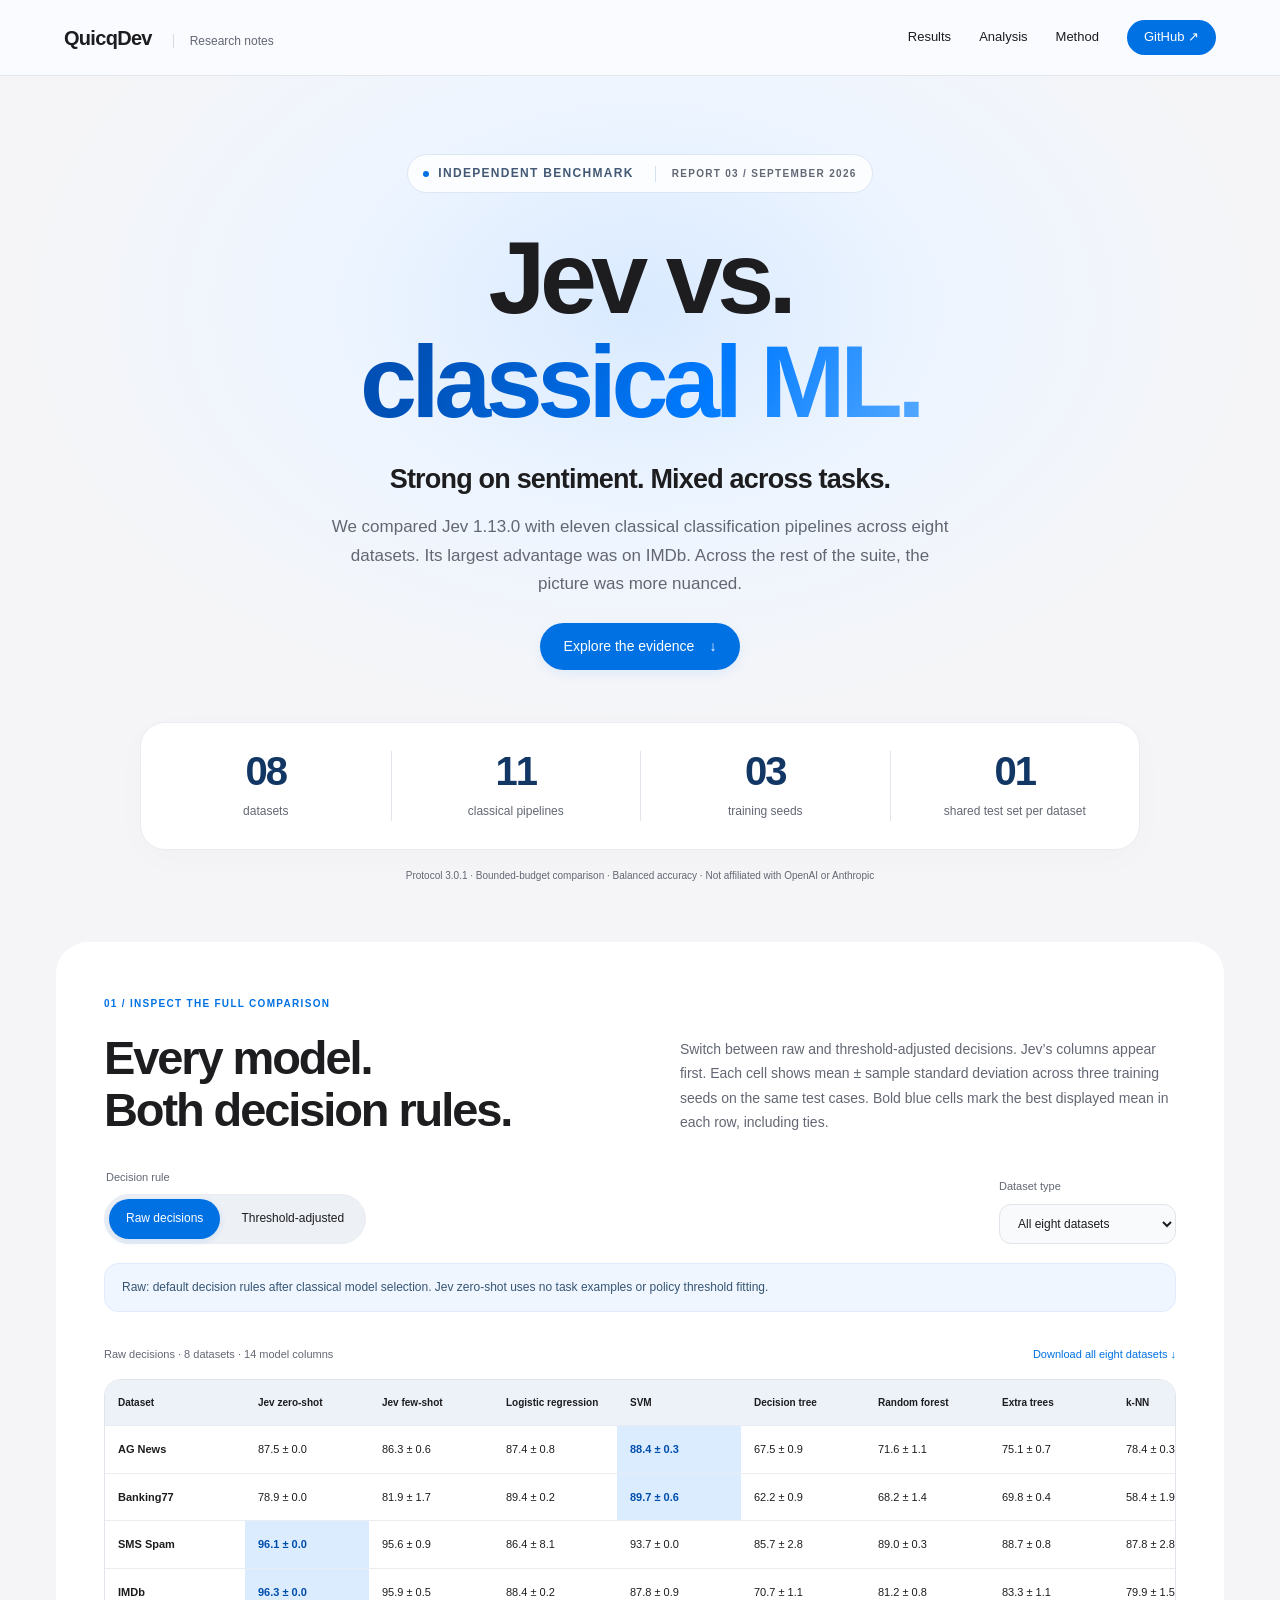
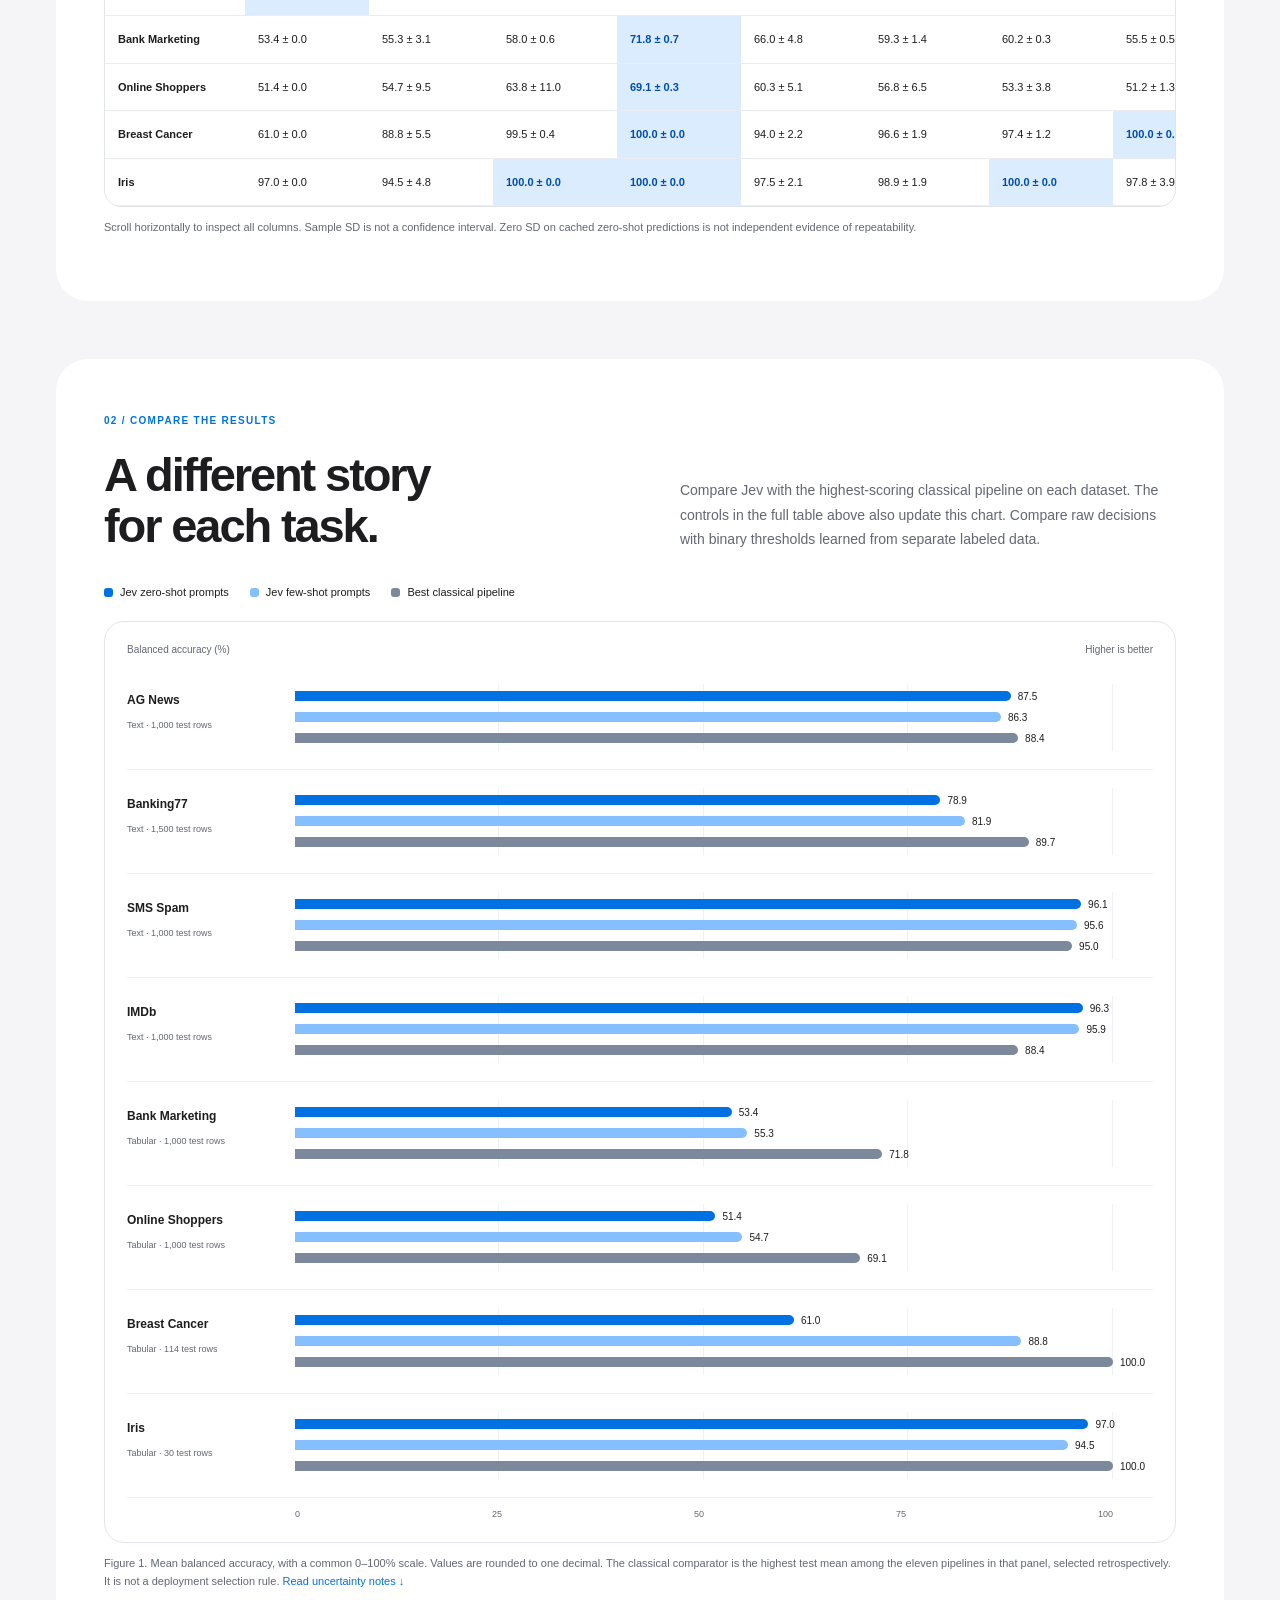
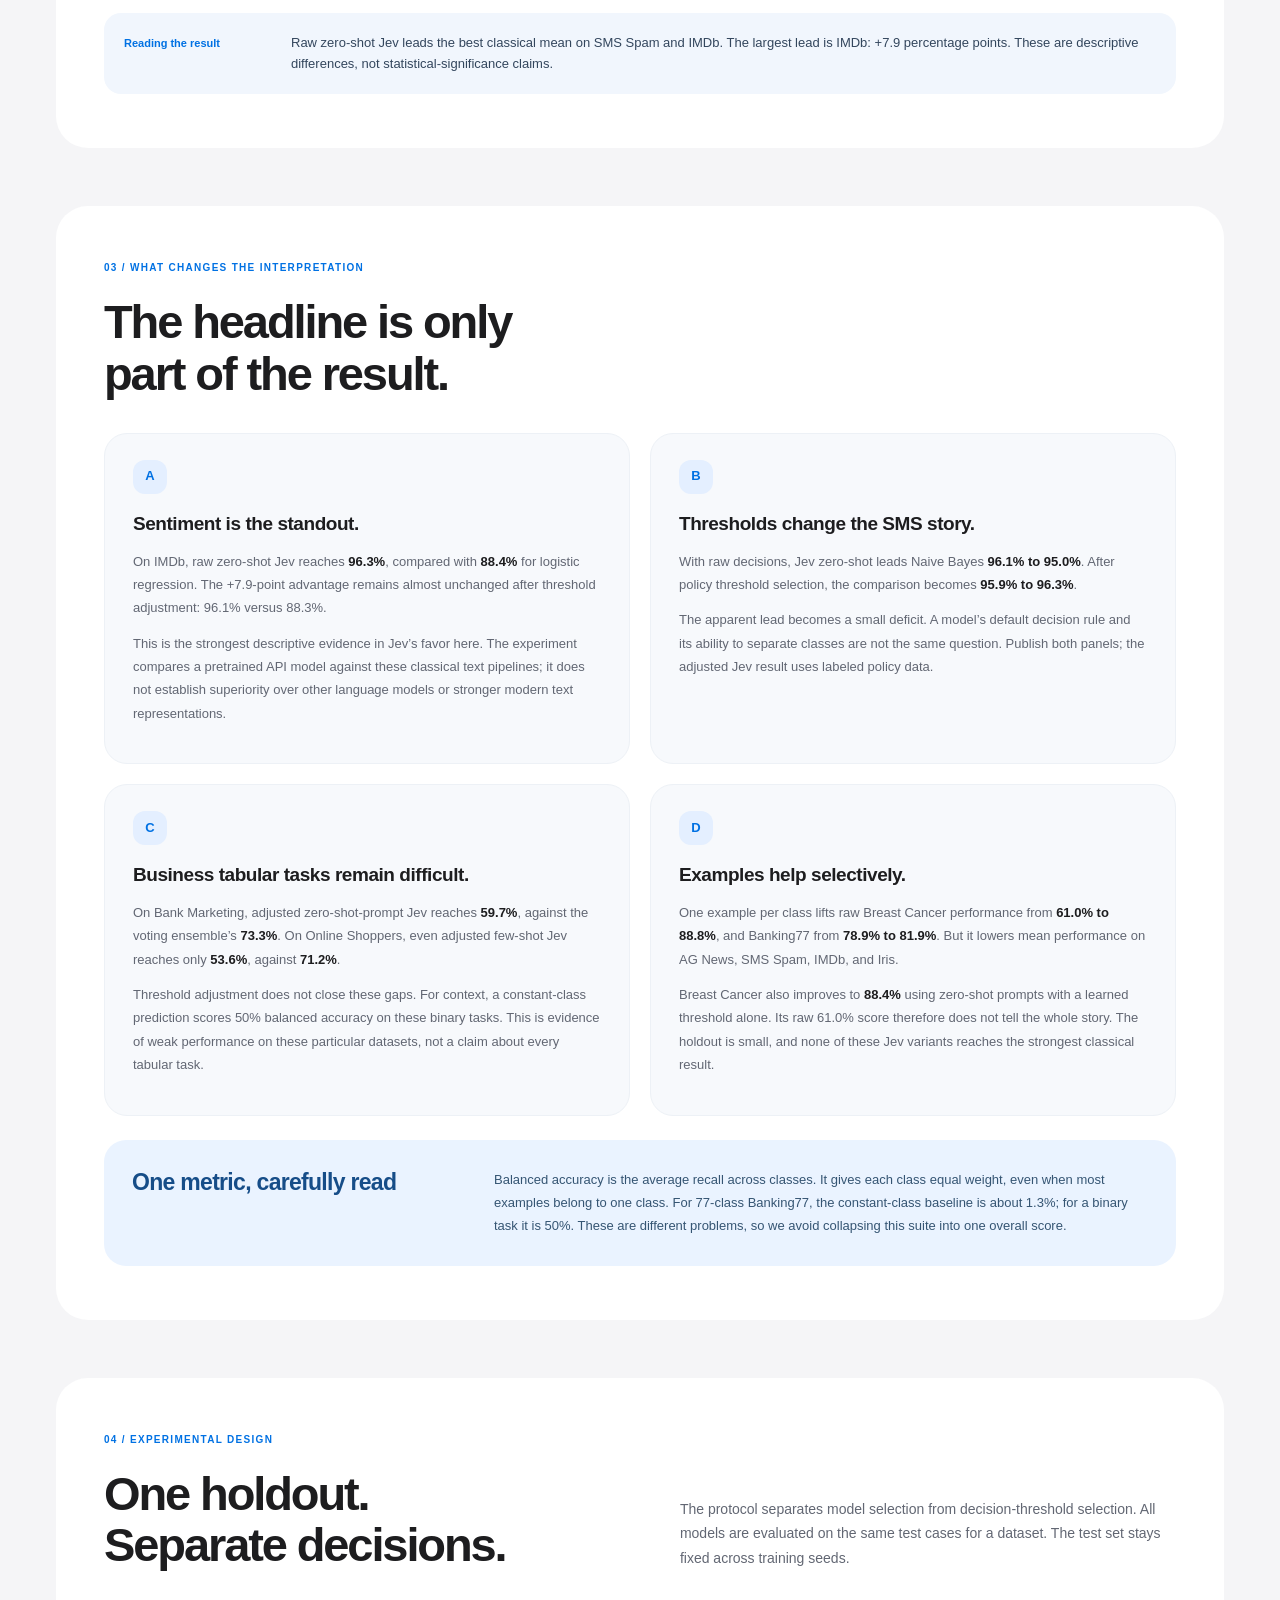
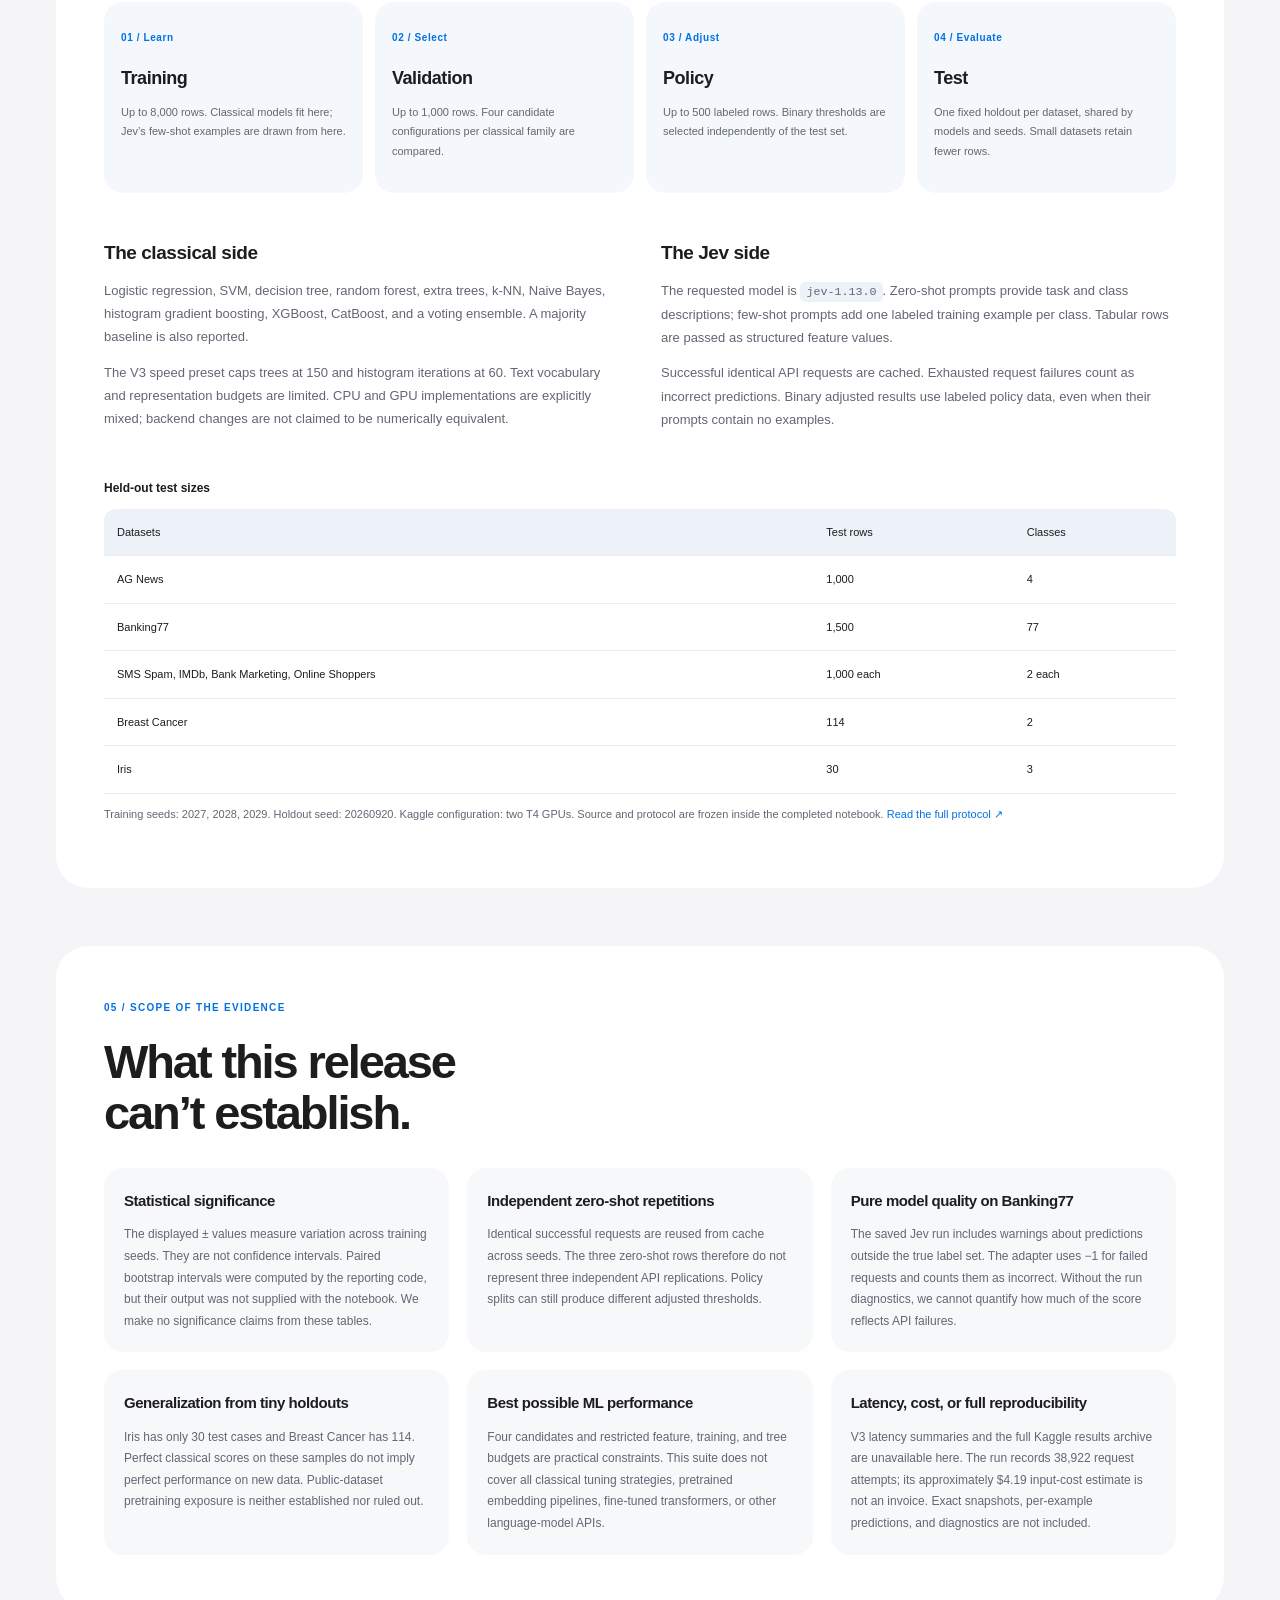
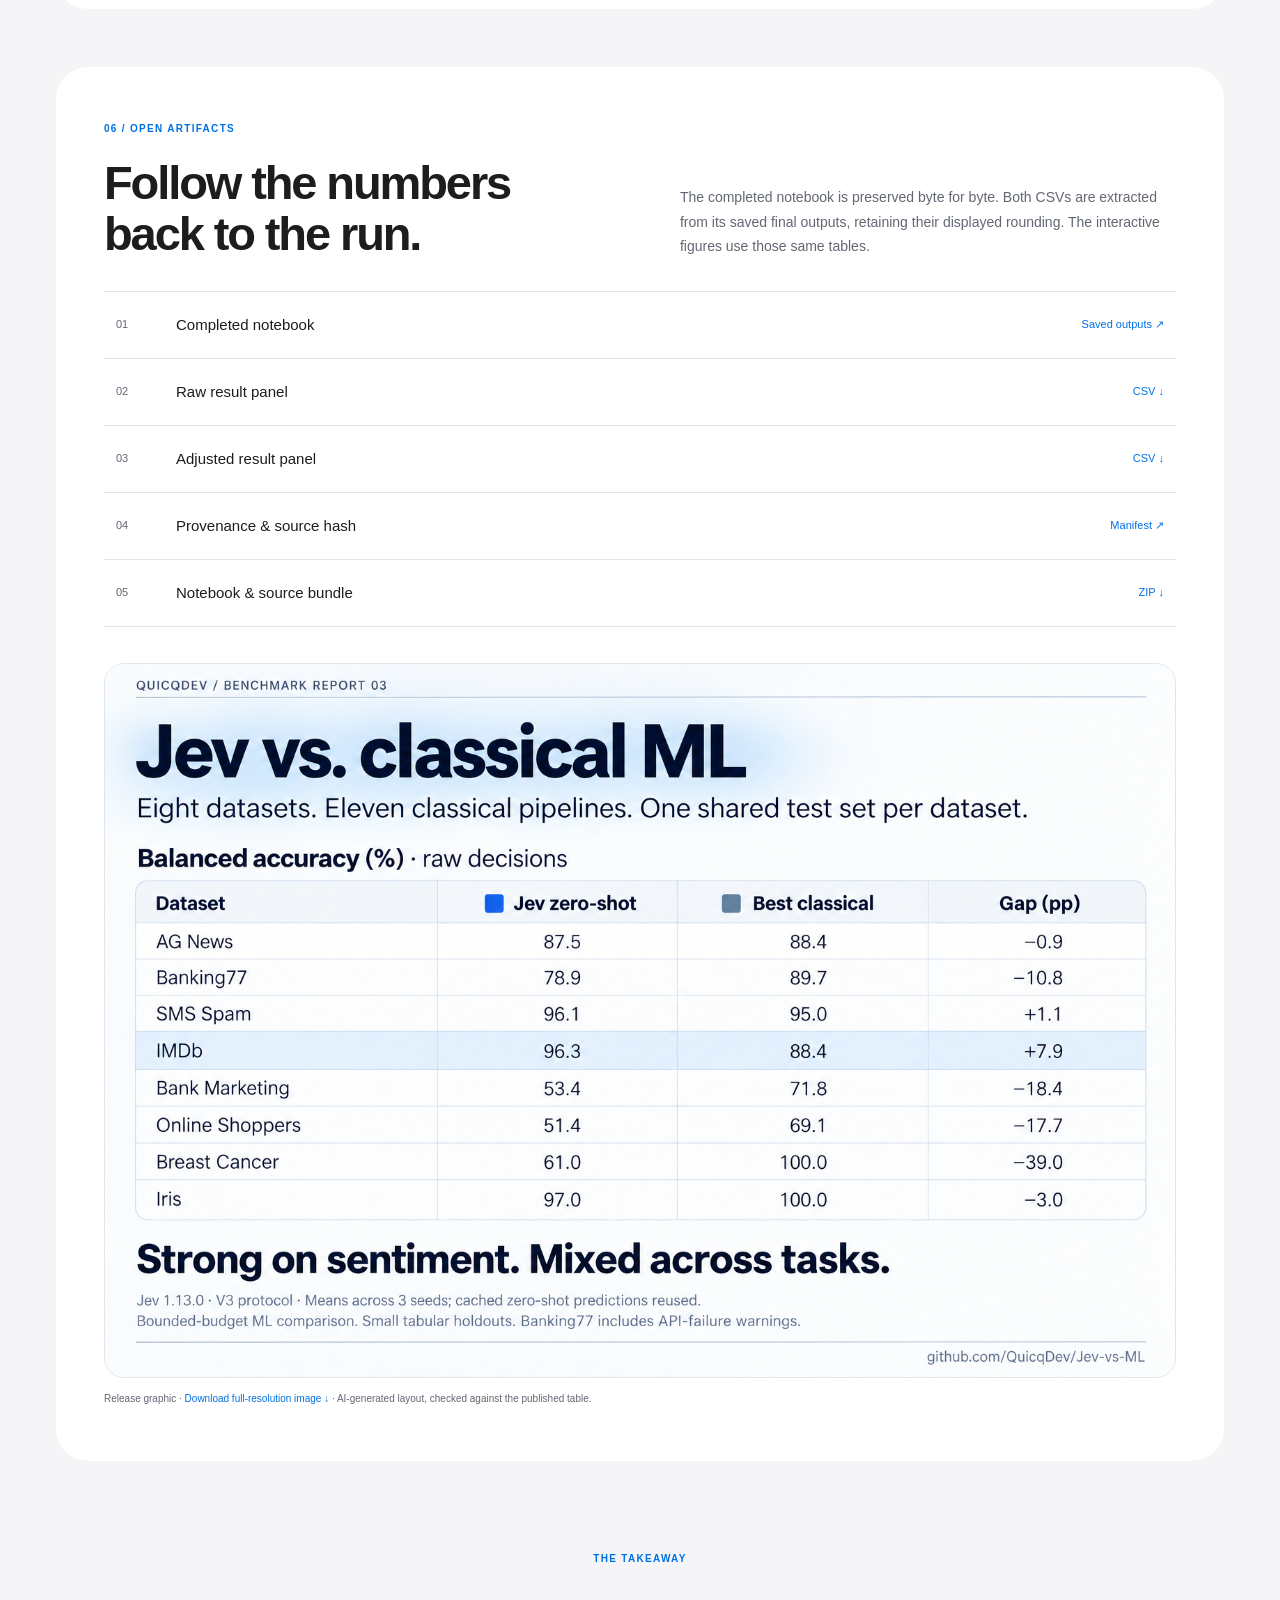
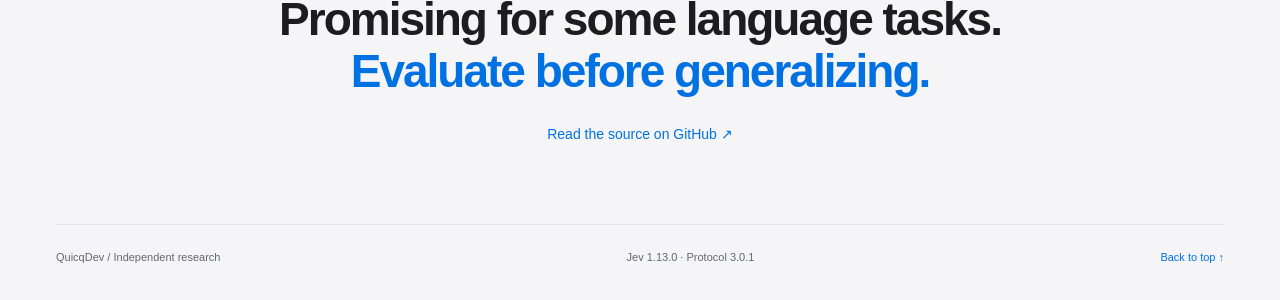
<file: docs/index.html>
<!doctype html>
<html lang="en">
<head>
<meta charset="utf-8"><meta name="viewport" content="width=device-width, initial-scale=1">
<title>Jev vs. classical ML — An eight-dataset benchmark</title>
<meta name="description" content="An independent comparison of Jev 1.13.0 and 11 classical classification pipelines. Explore the completed V3 results, methodology, and limitations.">
<meta property="og:title" content="Jev vs. classical ML"><meta property="og:description" content="Strong on sentiment. Mixed across tasks. An independent eight-dataset benchmark."><meta property="og:type" content="article"><meta property="og:url" content="https://quicqdev.github.io/Jev-vs-ML/"><meta property="og:image" content="https://quicqdev.github.io/Jev-vs-ML/assets/benchmark-release-blue.png"><meta name="twitter:card" content="summary_large_image">
<meta name="theme-color" content="#f5f5f7"><link rel="canonical" href="https://quicqdev.github.io/Jev-vs-ML/">
<link rel="icon" href="assets/favicon.svg" type="image/svg+xml"><link rel="stylesheet" href="assets/report.css?v=9bfd3ecedb52">
<script defer src="assets/data.js?v=b1a270feb910"></script><script defer src="assets/report.js?v=df280d9ba882"></script>
</head>
<body>
<a class="skip" href="#full-results">Skip to results</a>
<header class="masthead"><a class="wordmark" href="#">QuicqDev <span>Research notes</span></a><nav aria-label="Main"><a href="#full-results">Results</a><a href="#analysis">Analysis</a><a href="#method">Method</a><a href="https://github.com/QuicqDev/Jev-vs-ML">GitHub ↗</a></nav></header>
<main>
<section class="hero" aria-labelledby="title"><div class="eyebrow"><span class="dot"></span> Independent benchmark <span class="issue">Report 03 / September 2026</span></div>
<h1 id="title">Jev vs.<br><em>classical ML.</em></h1>
<div class="hero-bottom"><p class="dek">Strong on sentiment. <br>Mixed across tasks.</p><div class="intro"><p>We compared Jev 1.13.0 with eleven classical classification pipelines across eight datasets. Its largest advantage was on IMDb. Across the rest of the suite, the picture was more nuanced.</p><a class="text-link" href="#full-results">Explore the evidence <span>↓</span></a></div></div>
<div class="facts"><div><strong>08</strong><span>datasets</span></div><div><strong>11</strong><span>classical pipelines</span></div><div><strong>03</strong><span>training seeds</span></div><div><strong>01</strong><span>shared test set per dataset</span></div></div>
<p class="margin-note">Protocol 3.0.1 · Bounded-budget comparison · Balanced accuracy · Not affiliated with OpenAI or Anthropic</p></section>
<section id="full-results" class="section"><div class="section-label">01 / Inspect the full comparison</div><div class="section-heading"><h2>Every model.<br>Both decision rules.</h2><p>Switch between raw and threshold-adjusted decisions. Jev’s columns appear first. Each cell shows mean ± sample standard deviation across three training seeds on the same test cases. Bold blue cells mark the best displayed mean in each row, including ties.</p></div>
<div class="controls"><fieldset><legend>Decision rule</legend><div class="segmented"><label><input type="radio" name="panel" value="raw" checked><span>Raw decisions</span></label><label><input type="radio" name="panel" value="adjusted"><span>Threshold-adjusted</span></label></div></fieldset><label class="filter">Dataset type<select id="dataset-filter"><option value="all">All eight datasets</option><option value="text">Text classification</option><option value="tabular">Tabular classification</option></select></label></div>
<p id="panel-note" class="context" aria-live="polite">Raw: default decision rules after classical model selection. Jev zero-shot uses no task examples or policy threshold fitting.</p>
<div class="table-toolbar"><span id="table-panel">Raw decisions · 14 model columns</span><a id="csv-download" href="data/raw_balanced_accuracy.csv" download>Download this panel ↓</a></div>
<div class="table-scroll" role="region" aria-label="Full benchmark scores; scroll horizontally" tabindex="0"><table id="full-table"><caption class="sr-only">Raw balanced accuracy: mean ± sample standard deviation, three seeds.</caption><thead><tr><th scope="col">Dataset</th><th scope="col">Jev zero-shot</th><th scope="col">Jev few-shot</th><th scope="col">Logistic regression</th><th scope="col">SVM</th><th scope="col">Decision tree</th><th scope="col">Random forest</th><th scope="col">Extra trees</th><th scope="col">k-NN</th><th scope="col">Naive Bayes</th><th scope="col">Hist gradient boost</th><th scope="col">XGBoost</th><th scope="col">CatBoost</th><th scope="col">Voting ensemble</th><th scope="col">Majority baseline</th></tr></thead><tbody><tr><th scope="row">AG News</th><td class="">87.5 ± 0.0</td><td class="">86.3 ± 0.6</td><td class="">87.4 ± 0.8</td><td class="best"><strong>88.4 ± 0.3</strong></td><td class="">67.5 ± 0.9</td><td class="">71.6 ± 1.1</td><td class="">75.1 ± 0.7</td><td class="">78.4 ± 0.3</td><td class="">87.4 ± 0.2</td><td class="">80.3 ± 0.8</td><td class="">82.6 ± 0.2</td><td class="">82.0 ± 1.0</td><td class="">87.0 ± 1.0</td><td class="">25.0 ± 0.0</td></tr><tr><th scope="row">Banking77</th><td class="">78.9 ± 0.0</td><td class="">81.9 ± 1.7</td><td class="">89.4 ± 0.2</td><td class="best"><strong>89.7 ± 0.6</strong></td><td class="">62.2 ± 0.9</td><td class="">68.2 ± 1.4</td><td class="">69.8 ± 0.4</td><td class="">58.4 ± 1.9</td><td class="">86.0 ± 0.5</td><td class="">62.2 ± 1.2</td><td class="">71.9 ± 0.4</td><td class="">68.1 ± 0.7</td><td class="">86.2 ± 0.4</td><td class="">1.3 ± 0.0</td></tr><tr><th scope="row">SMS Spam</th><td class="best"><strong>96.1 ± 0.0</strong></td><td class="">95.6 ± 0.9</td><td class="">86.4 ± 8.1</td><td class="">93.7 ± 0.0</td><td class="">85.7 ± 2.8</td><td class="">89.0 ± 0.3</td><td class="">88.7 ± 0.8</td><td class="">87.8 ± 2.8</td><td class="">95.0 ± 1.9</td><td class="">92.1 ± 0.1</td><td class="">88.3 ± 2.8</td><td class="">90.7 ± 1.6</td><td class="">89.0 ± 0.8</td><td class="">50.0 ± 0.0</td></tr><tr><th scope="row">IMDb</th><td class="best"><strong>96.3 ± 0.0</strong></td><td class="">95.9 ± 0.5</td><td class="">88.4 ± 0.2</td><td class="">87.8 ± 0.9</td><td class="">70.7 ± 1.1</td><td class="">81.2 ± 0.8</td><td class="">83.3 ± 1.1</td><td class="">79.9 ± 1.5</td><td class="">86.2 ± 0.4</td><td class="">83.2 ± 0.3</td><td class="">83.6 ± 0.2</td><td class="">84.0 ± 0.2</td><td class="">87.3 ± 0.2</td><td class="">50.0 ± 0.0</td></tr><tr><th scope="row">Bank Marketing</th><td class="">53.4 ± 0.0</td><td class="">55.3 ± 3.1</td><td class="">58.0 ± 0.6</td><td class="best"><strong>71.8 ± 0.7</strong></td><td class="">66.0 ± 4.8</td><td class="">59.3 ± 1.4</td><td class="">60.2 ± 0.3</td><td class="">55.5 ± 0.5</td><td class="">71.0 ± 0.4</td><td class="">63.9 ± 7.4</td><td class="">64.1 ± 7.0</td><td class="">62.3 ± 7.8</td><td class="">61.4 ± 5.5</td><td class="">50.0 ± 0.0</td></tr><tr><th scope="row">Online Shoppers</th><td class="">51.4 ± 0.0</td><td class="">54.7 ± 9.5</td><td class="">63.8 ± 11.0</td><td class="best"><strong>69.1 ± 0.3</strong></td><td class="">60.3 ± 5.1</td><td class="">56.8 ± 6.5</td><td class="">53.3 ± 3.8</td><td class="">51.2 ± 1.3</td><td class="">59.5 ± 0.4</td><td class="">51.8 ± 0.8</td><td class="">65.1 ± 9.5</td><td class="">63.7 ± 10.0</td><td class="">63.5 ± 10.0</td><td class="">50.0 ± 0.0</td></tr><tr><th scope="row">Breast Cancer</th><td class="">61.0 ± 0.0</td><td class="">88.8 ± 5.5</td><td class="">99.5 ± 0.4</td><td class="best"><strong>100.0 ± 0.0</strong></td><td class="">94.0 ± 2.2</td><td class="">96.6 ± 1.9</td><td class="">97.4 ± 1.2</td><td class="best"><strong>100.0 ± 0.0</strong></td><td class="">92.2 ± 0.7</td><td class="">97.3 ± 0.6</td><td class="">97.7 ± 0.4</td><td class="">98.0 ± 0.6</td><td class="">99.1 ± 0.4</td><td class="">50.0 ± 0.0</td></tr><tr><th scope="row">Iris</th><td class="">97.0 ± 0.0</td><td class="">94.5 ± 4.8</td><td class="best"><strong>100.0 ± 0.0</strong></td><td class="best"><strong>100.0 ± 0.0</strong></td><td class="">97.5 ± 2.1</td><td class="">98.9 ± 1.9</td><td class="best"><strong>100.0 ± 0.0</strong></td><td class="">97.8 ± 3.9</td><td class="best"><strong>100.0 ± 0.0</strong></td><td class="best"><strong>100.0 ± 0.0</strong></td><td class="">95.7 ± 2.1</td><td class="">97.5 ± 2.1</td><td class="best"><strong>100.0 ± 0.0</strong></td><td class="">33.3 ± 0.0</td></tr></tbody></table></div><p class="figure-note">Scroll horizontally to inspect all columns. Sample SD is not a confidence interval. Zero SD on cached zero-shot predictions is not independent evidence of repeatability.</p>
</section>
<section id="results" class="section"><div class="section-label">02 / Compare the results</div><div class="section-heading"><h2>A different story<br>for each task.</h2><p>Compare Jev with the highest-scoring classical pipeline on each dataset. The controls in the full table above also update this chart. Compare raw decisions with binary thresholds learned from separate labeled data.</p></div>
<div class="legend"><span><i class="zero"></i>Jev zero-shot prompts</span><span><i class="few"></i>Jev few-shot prompts</span><span><i class="classic"></i>Best classical pipeline</span></div>
<div class="chart-shell"><div class="chart-head"><span>Balanced accuracy (%)</span><span>Higher is better</span></div><div id="comparison-chart"><div class="chart-row"><div class="chart-label"><strong>AG News</strong><small>Text · 1,000 test rows</small></div><div class="bars"><div class="bar-line" style="--value:87.5%" aria-label="Jev zero-shot prompts: 87.5%"><span class="bar zero"></span><span class="value">87.5</span></div><div class="bar-line" style="--value:86.3%" aria-label="Jev few-shot prompts: 86.3%"><span class="bar few"></span><span class="value">86.3</span></div><div class="bar-line" style="--value:88.4%" aria-label="Best classical pipeline: 88.4%"><span class="bar classic"></span><span class="value">88.4</span></div></div></div><div class="chart-row"><div class="chart-label"><strong>Banking77</strong><small>Text · 1,500 test rows</small></div><div class="bars"><div class="bar-line" style="--value:78.9%" aria-label="Jev zero-shot prompts: 78.9%"><span class="bar zero"></span><span class="value">78.9</span></div><div class="bar-line" style="--value:81.9%" aria-label="Jev few-shot prompts: 81.9%"><span class="bar few"></span><span class="value">81.9</span></div><div class="bar-line" style="--value:89.7%" aria-label="Best classical pipeline: 89.7%"><span class="bar classic"></span><span class="value">89.7</span></div></div></div><div class="chart-row"><div class="chart-label"><strong>SMS Spam</strong><small>Text · 1,000 test rows</small></div><div class="bars"><div class="bar-line" style="--value:96.1%" aria-label="Jev zero-shot prompts: 96.1%"><span class="bar zero"></span><span class="value">96.1</span></div><div class="bar-line" style="--value:95.6%" aria-label="Jev few-shot prompts: 95.6%"><span class="bar few"></span><span class="value">95.6</span></div><div class="bar-line" style="--value:95.0%" aria-label="Best classical pipeline: 95.0%"><span class="bar classic"></span><span class="value">95.0</span></div></div></div><div class="chart-row"><div class="chart-label"><strong>IMDb</strong><small>Text · 1,000 test rows</small></div><div class="bars"><div class="bar-line" style="--value:96.3%" aria-label="Jev zero-shot prompts: 96.3%"><span class="bar zero"></span><span class="value">96.3</span></div><div class="bar-line" style="--value:95.9%" aria-label="Jev few-shot prompts: 95.9%"><span class="bar few"></span><span class="value">95.9</span></div><div class="bar-line" style="--value:88.4%" aria-label="Best classical pipeline: 88.4%"><span class="bar classic"></span><span class="value">88.4</span></div></div></div><div class="chart-row"><div class="chart-label"><strong>Bank Marketing</strong><small>Tabular · 1,000 test rows</small></div><div class="bars"><div class="bar-line" style="--value:53.4%" aria-label="Jev zero-shot prompts: 53.4%"><span class="bar zero"></span><span class="value">53.4</span></div><div class="bar-line" style="--value:55.3%" aria-label="Jev few-shot prompts: 55.3%"><span class="bar few"></span><span class="value">55.3</span></div><div class="bar-line" style="--value:71.8%" aria-label="Best classical pipeline: 71.8%"><span class="bar classic"></span><span class="value">71.8</span></div></div></div><div class="chart-row"><div class="chart-label"><strong>Online Shoppers</strong><small>Tabular · 1,000 test rows</small></div><div class="bars"><div class="bar-line" style="--value:51.4%" aria-label="Jev zero-shot prompts: 51.4%"><span class="bar zero"></span><span class="value">51.4</span></div><div class="bar-line" style="--value:54.7%" aria-label="Jev few-shot prompts: 54.7%"><span class="bar few"></span><span class="value">54.7</span></div><div class="bar-line" style="--value:69.1%" aria-label="Best classical pipeline: 69.1%"><span class="bar classic"></span><span class="value">69.1</span></div></div></div><div class="chart-row"><div class="chart-label"><strong>Breast Cancer</strong><small>Tabular · 114 test rows</small></div><div class="bars"><div class="bar-line" style="--value:61.0%" aria-label="Jev zero-shot prompts: 61.0%"><span class="bar zero"></span><span class="value">61.0</span></div><div class="bar-line" style="--value:88.8%" aria-label="Jev few-shot prompts: 88.8%"><span class="bar few"></span><span class="value">88.8</span></div><div class="bar-line" style="--value:100.0%" aria-label="Best classical pipeline: 100.0%"><span class="bar classic"></span><span class="value">100.0</span></div></div></div><div class="chart-row"><div class="chart-label"><strong>Iris</strong><small>Tabular · 30 test rows</small></div><div class="bars"><div class="bar-line" style="--value:97.0%" aria-label="Jev zero-shot prompts: 97.0%"><span class="bar zero"></span><span class="value">97.0</span></div><div class="bar-line" style="--value:94.5%" aria-label="Jev few-shot prompts: 94.5%"><span class="bar few"></span><span class="value">94.5</span></div><div class="bar-line" style="--value:100.0%" aria-label="Best classical pipeline: 100.0%"><span class="bar classic"></span><span class="value">100.0</span></div></div></div><div class="axis" aria-hidden="true"><span>0</span><span>25</span><span>50</span><span>75</span><span>100</span></div></div></div>
<p class="figure-note">Figure 1. Mean balanced accuracy, with a common 0–100% scale. Values are rounded to one decimal. The classical comparator is the highest test mean among the eleven pipelines in that panel, selected retrospectively. It is not a deployment selection rule. <a href="#limits">Read uncertainty notes ↓</a></p>
<div class="takeaway"><span>Reading the result</span><p id="result-takeaway" aria-live="polite">Raw zero-shot Jev leads the best classical mean on IMDb and SMS Spam. The largest lead is IMDb: +7.9 percentage points. These are descriptive differences, not statistical-significance claims.</p></div>
<noscript><p class="context">The raw chart and complete raw table are available without JavaScript. Enable JavaScript to switch panels, or download the adjusted CSV below.</p></noscript>
</section>
<section id="analysis" class="section"><div class="section-label">03 / What changes the interpretation</div><h2>The headline is only<br>part of the result.</h2>
<div class="analysis-grid"><article><div class="article-number">A</div><h3>Sentiment is the standout.</h3><p>On IMDb, raw zero-shot Jev reaches <strong>96.3%</strong>, compared with <strong>88.4%</strong> for logistic regression. The +7.9-point advantage remains almost unchanged after threshold adjustment: 96.1% versus 88.3%.</p><p>This is the strongest descriptive evidence in Jev’s favor here. The experiment compares a pretrained API model against these classical text pipelines; it does not establish superiority over other language models or stronger modern text representations.</p></article>
<article><div class="article-number">B</div><h3>Thresholds change the SMS story.</h3><p>With raw decisions, Jev zero-shot leads Naive Bayes <strong>96.1% to 95.0%</strong>. After policy threshold selection, the comparison becomes <strong>95.9% to 96.3%</strong>.</p><p>The apparent lead becomes a small deficit. A model’s default decision rule and its ability to separate classes are not the same question. Publish both panels; the adjusted Jev result uses labeled policy data.</p></article>
<article><div class="article-number">C</div><h3>Business tabular tasks remain difficult.</h3><p>On Bank Marketing, adjusted zero-shot-prompt Jev reaches <strong>59.7%</strong>, against the voting ensemble’s <strong>73.3%</strong>. On Online Shoppers, even adjusted few-shot Jev reaches only <strong>53.6%</strong>, against <strong>71.2%</strong>.</p><p>Threshold adjustment does not close these gaps. For context, a constant-class prediction scores 50% balanced accuracy on these binary tasks. This is evidence of weak performance on these particular datasets, not a claim about every tabular task.</p></article>
<article><div class="article-number">D</div><h3>Examples help selectively.</h3><p>One example per class lifts raw Breast Cancer performance from <strong>61.0% to 88.8%</strong>, and Banking77 from <strong>78.9% to 81.9%</strong>. But it lowers mean performance on AG News, SMS Spam, IMDb, and Iris.</p><p>Breast Cancer also improves to <strong>88.4%</strong> using zero-shot prompts with a learned threshold alone. Its raw 61.0% score therefore does not tell the whole story. The holdout is small, and none of these Jev variants reaches the strongest classical result.</p></article></div>
<div class="editorial-note"><span>One metric, carefully read</span><p>Balanced accuracy is the average recall across classes. It gives each class equal weight, even when most examples belong to one class. For 77-class Banking77, the constant-class baseline is about 1.3%; for a binary task it is 50%. These are different problems, so we avoid collapsing this suite into one overall score.</p></div>
</section>
<section id="method" class="section"><div class="section-label">04 / Experimental design</div><div class="section-heading"><h2>One holdout.<br>Separate decisions.</h2><p>The protocol separates model selection from decision-threshold selection. All models are evaluated on the same test cases for a dataset. The test set stays fixed across training seeds.</p></div>
<div class="method-flow"><div><span>01 / Learn</span><h3>Training</h3><p>Up to 8,000 rows. Classical models fit here; Jev’s few-shot examples are drawn from here.</p></div><div><span>02 / Select</span><h3>Validation</h3><p>Up to 1,000 rows. Four candidate configurations per classical family are compared.</p></div><div><span>03 / Adjust</span><h3>Policy</h3><p>Up to 500 labeled rows. Binary thresholds are selected independently of the test set.</p></div><div><span>04 / Evaluate</span><h3>Test</h3><p>One fixed holdout per dataset, shared by models and seeds. Small datasets retain fewer rows.</p></div></div>
<div class="method-details"><div><h3>The classical side</h3><p>Logistic regression, SVM, decision tree, random forest, extra trees, k-NN, Naive Bayes, histogram gradient boosting, XGBoost, CatBoost, and a voting ensemble. A majority baseline is also reported.</p><p>The V3 speed preset caps trees at 150 and histogram iterations at 60. Text vocabulary and representation budgets are limited. CPU and GPU implementations are explicitly mixed; backend changes are not claimed to be numerically equivalent.</p></div><div><h3>The Jev side</h3><p>The requested model is <code>jev-1.13.0</code>. Zero-shot prompts provide task and class descriptions; few-shot prompts add one labeled training example per class. Tabular rows are passed as structured feature values.</p><p>Successful identical API requests are cached. Exhausted request failures count as incorrect predictions. Binary adjusted results use labeled policy data, even when their prompts contain no examples.</p></div></div>
<div class="small-table"><table><caption>Held-out test sizes</caption><thead><tr><th scope="col">Datasets</th><th scope="col">Test rows</th><th scope="col">Classes</th></tr></thead><tbody><tr><th scope="row">AG News</th><td>1,000</td><td>4</td></tr><tr><th scope="row">Banking77</th><td>1,500</td><td>77</td></tr><tr><th scope="row">SMS Spam, IMDb, Bank Marketing, Online Shoppers</th><td>1,000 each</td><td>2 each</td></tr><tr><th scope="row">Breast Cancer</th><td>114</td><td>2</td></tr><tr><th scope="row">Iris</th><td>30</td><td>3</td></tr></tbody></table></div>
<p class="figure-note">Training seeds: 2027, 2028, 2029. Holdout seed: 20260920. Kaggle configuration: two T4 GPUs. Source and protocol are frozen inside the completed notebook. <a href="https://github.com/QuicqDev/Jev-vs-ML/blob/main/docs/protocols/BENCHMARK_V3.md">Read the full protocol ↗</a></p>
</section>
<section id="limits" class="section limitations"><div class="section-label">05 / Scope of the evidence</div><h2>What this release<br>can’t establish.</h2><div class="limits-grid"><article><h3>Statistical significance</h3><p>The displayed ± values measure variation across training seeds. They are not confidence intervals. Paired bootstrap intervals were computed by the reporting code, but their output was not supplied with the notebook. We make no significance claims from these tables.</p></article><article><h3>Independent zero-shot repetitions</h3><p>Identical successful requests are reused from cache across seeds. The three zero-shot rows therefore do not represent three independent API replications. Policy splits can still produce different adjusted thresholds.</p></article><article><h3>Pure model quality on Banking77</h3><p>The saved Jev run includes warnings about predictions outside the true label set. The adapter uses −1 for failed requests and counts them as incorrect. Without the run diagnostics, we cannot quantify how much of the score reflects API failures.</p></article><article><h3>Generalization from tiny holdouts</h3><p>Iris has only 30 test cases and Breast Cancer has 114. Perfect classical scores on these samples do not imply perfect performance on new data. Public-dataset pretraining exposure is neither established nor ruled out.</p></article><article><h3>Best possible ML performance</h3><p>Four candidates and restricted feature, training, and tree budgets are practical constraints. This suite does not cover all classical tuning strategies, pretrained embedding pipelines, fine-tuned transformers, or other language-model APIs.</p></article><article><h3>Latency, cost, or full reproducibility</h3><p>V3 latency summaries and the full Kaggle results archive are unavailable here. The run records 38,922 request attempts; its approximately $4.19 input-cost estimate is not an invoice. Exact snapshots, per-example predictions, and diagnostics are not included.</p></article></div></section>
<section id="artifacts" class="section"><div class="section-label">06 / Open artifacts</div><div class="section-heading"><h2>Follow the numbers<br>back to the run.</h2><p>The completed notebook is preserved byte for byte. Both CSVs are extracted from its saved final outputs, retaining their displayed rounding. The interactive figures use those same tables.</p></div>
<div class="artifact-links"><a href="https://github.com/QuicqDev/Jev-vs-ML/blob/main/notebooks/jev_benchmark_v3.ipynb"><span>01</span><strong>Completed notebook</strong><span>Saved outputs ↗</span></a><a href="data/raw_balanced_accuracy.csv" download><span>02</span><strong>Raw result panel</strong><span>CSV ↓</span></a><a href="data/adjusted_balanced_accuracy.csv" download><span>03</span><strong>Adjusted result panel</strong><span>CSV ↓</span></a><a href="https://github.com/QuicqDev/Jev-vs-ML/blob/main/published_results/manifest.json"><span>04</span><strong>Provenance & source hash</strong><span>Manifest ↗</span></a><a href="https://github.com/QuicqDev/Jev-vs-ML/raw/refs/heads/main/bundles/jev_benchmark_v3_bundle.zip"><span>05</span><strong>Notebook & source bundle</strong><span>ZIP ↓</span></a></div>
<figure class="release-figure"><a href="assets/benchmark-release-blue.png" download><img src="assets/benchmark-release-blue.png" alt="Raw balanced accuracy benchmark graphic for all eight datasets. Jev zero-shot leads on IMDb and SMS Spam; classical pipelines lead on the other six. Exact scores are available in the tables above." loading="lazy" width="1536" height="1024"></a><figcaption>Release graphic · <a href="assets/benchmark-release-blue.png" download>Download full-resolution image ↓</a> · AI-generated layout, checked against the published table.</figcaption></figure>
</section>
<section class="closing"><span class="eyebrow">The takeaway</span><p>Promising for some language tasks.<br><em>Evaluate before generalizing.</em></p><a class="text-link" href="https://github.com/QuicqDev/Jev-vs-ML">Read the source on GitHub ↗</a></section>
</main><footer><span>QuicqDev / Independent research</span><span>Jev 1.13.0 · Protocol 3.0.1</span><a href="#">Back to top ↑</a></footer>
</body></html>
</file>
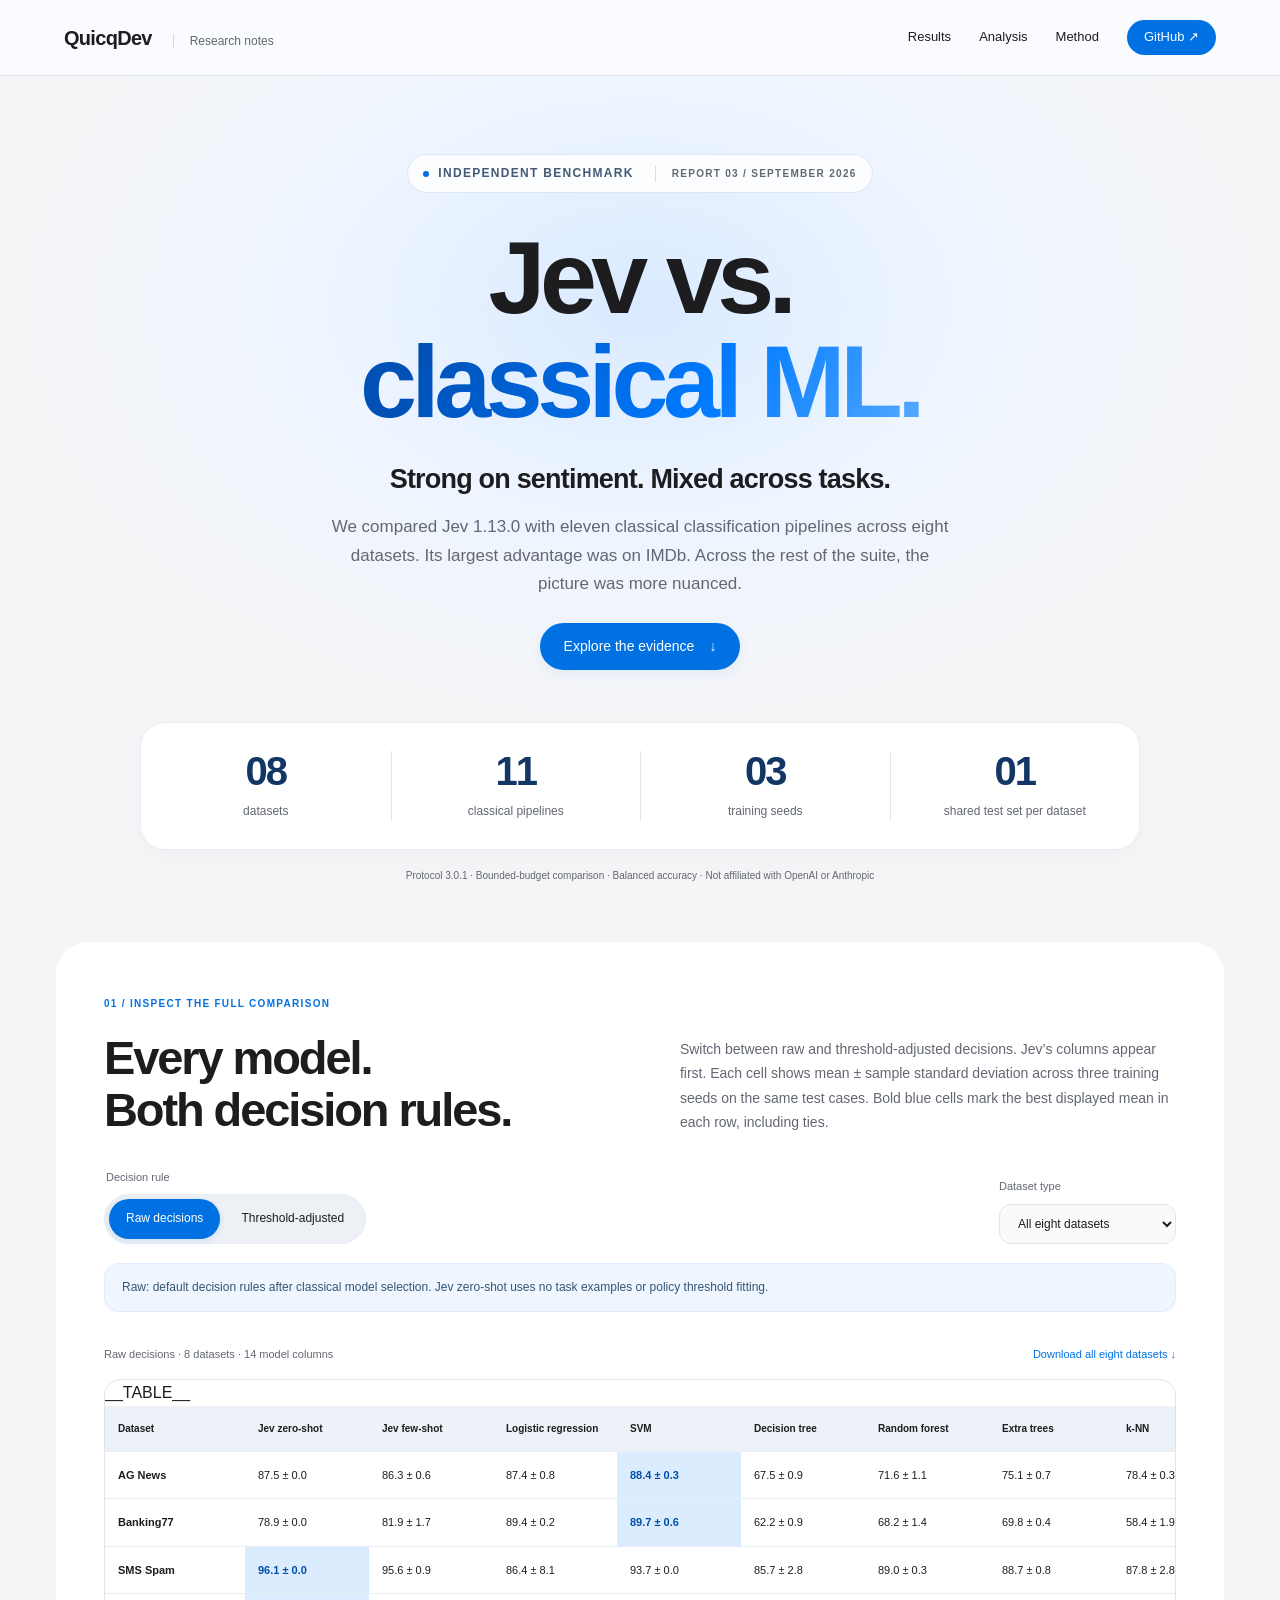
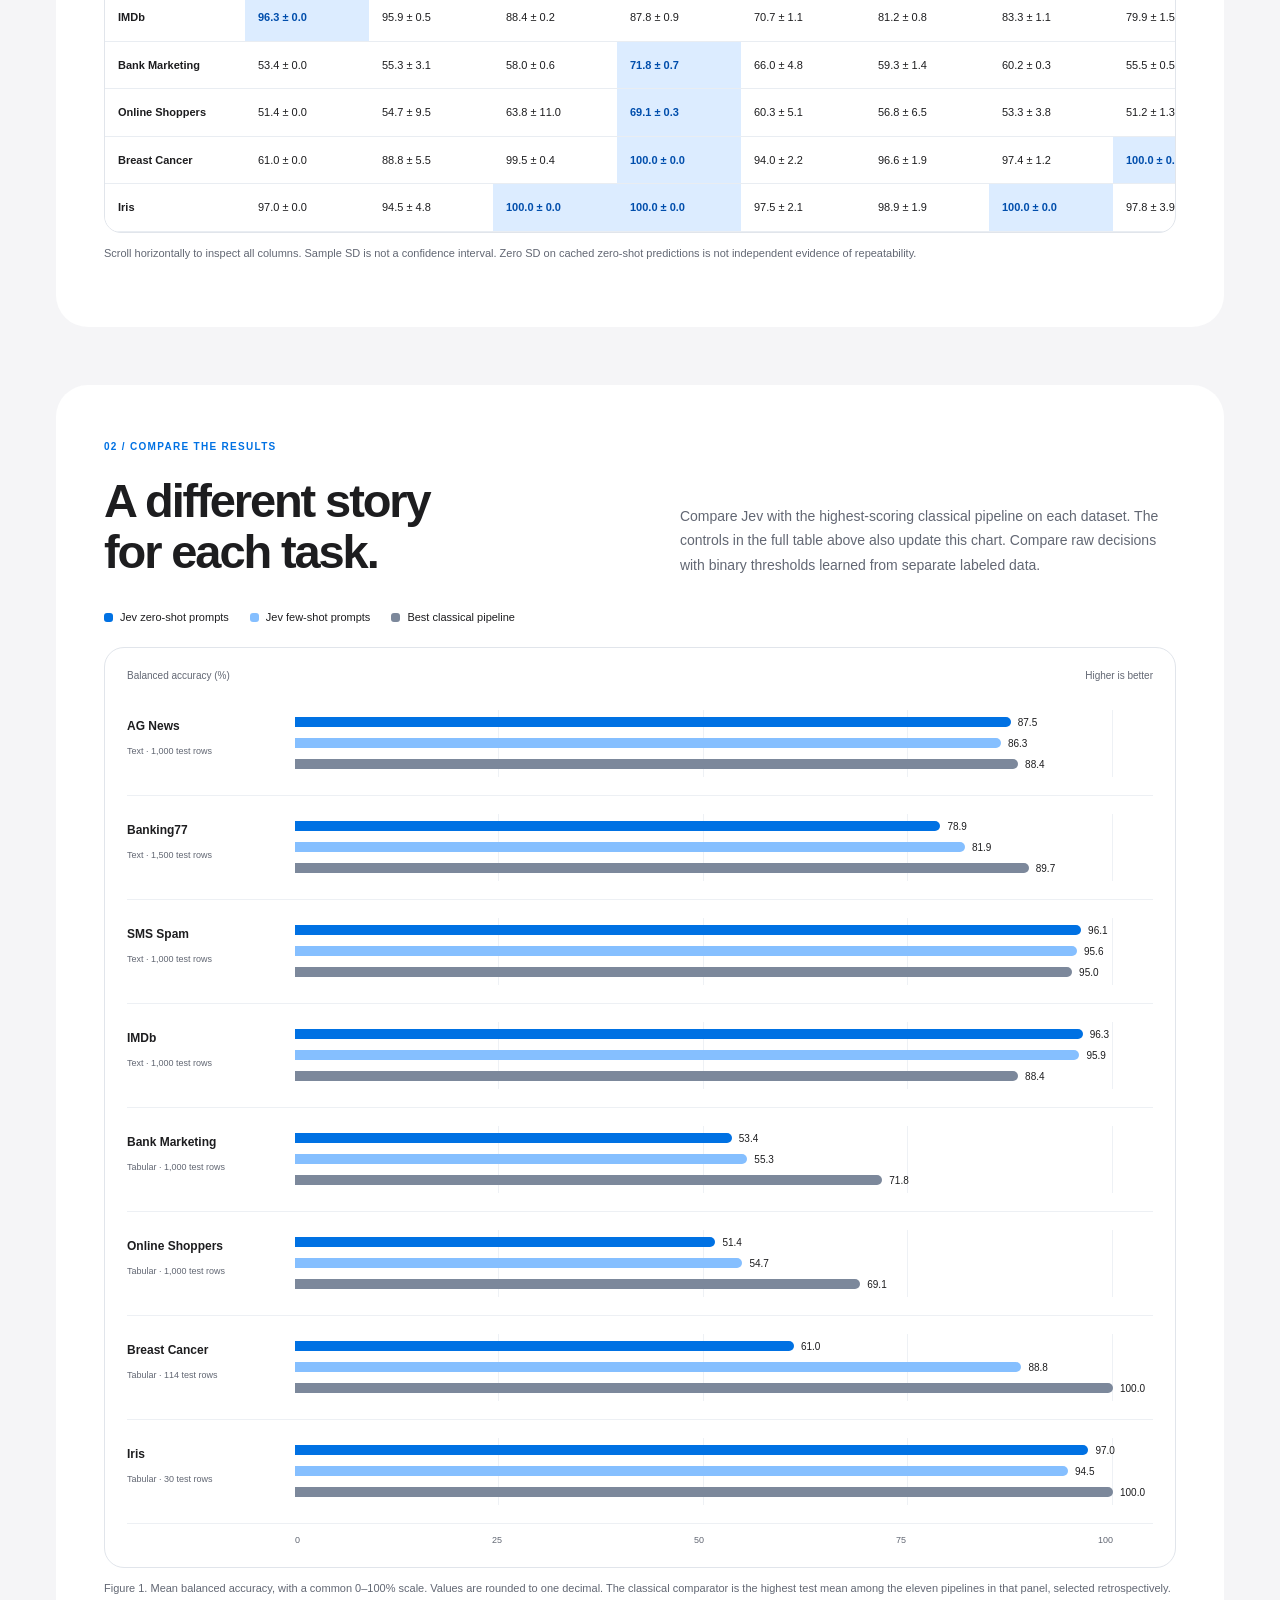
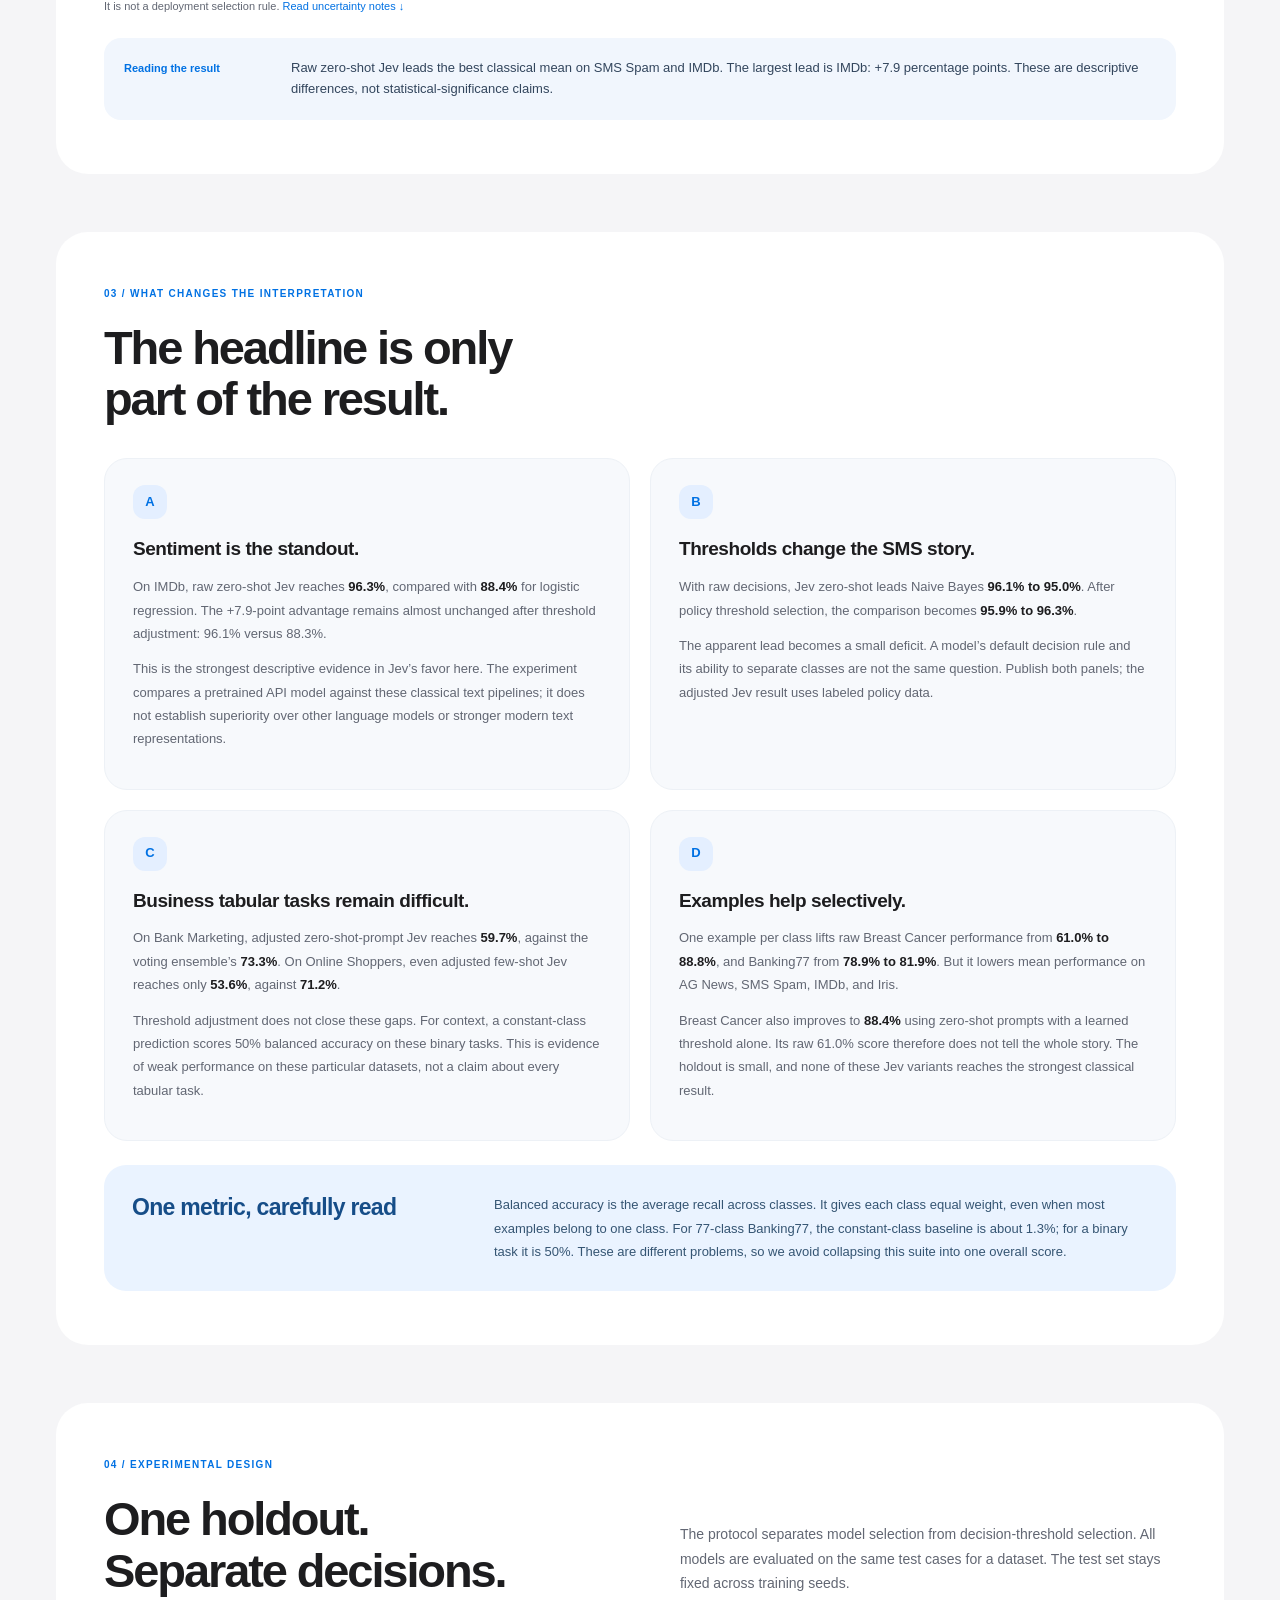
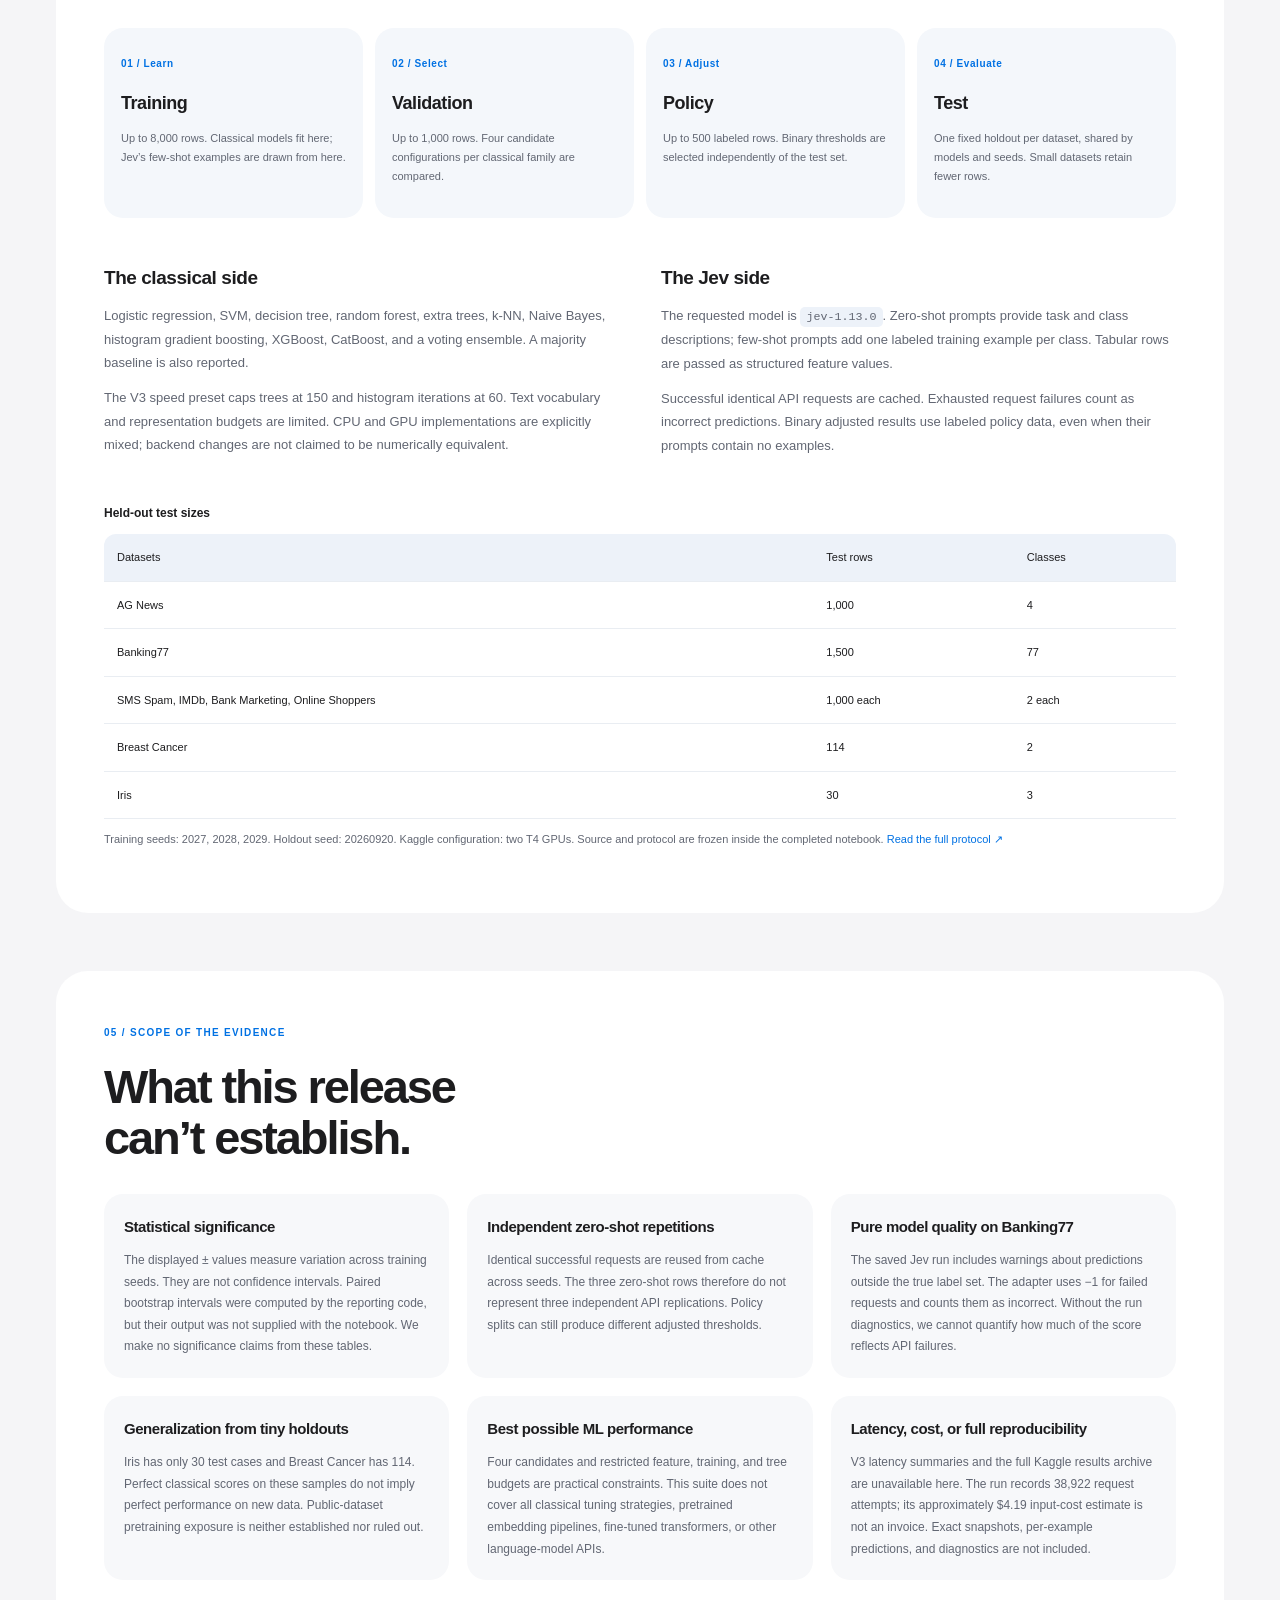
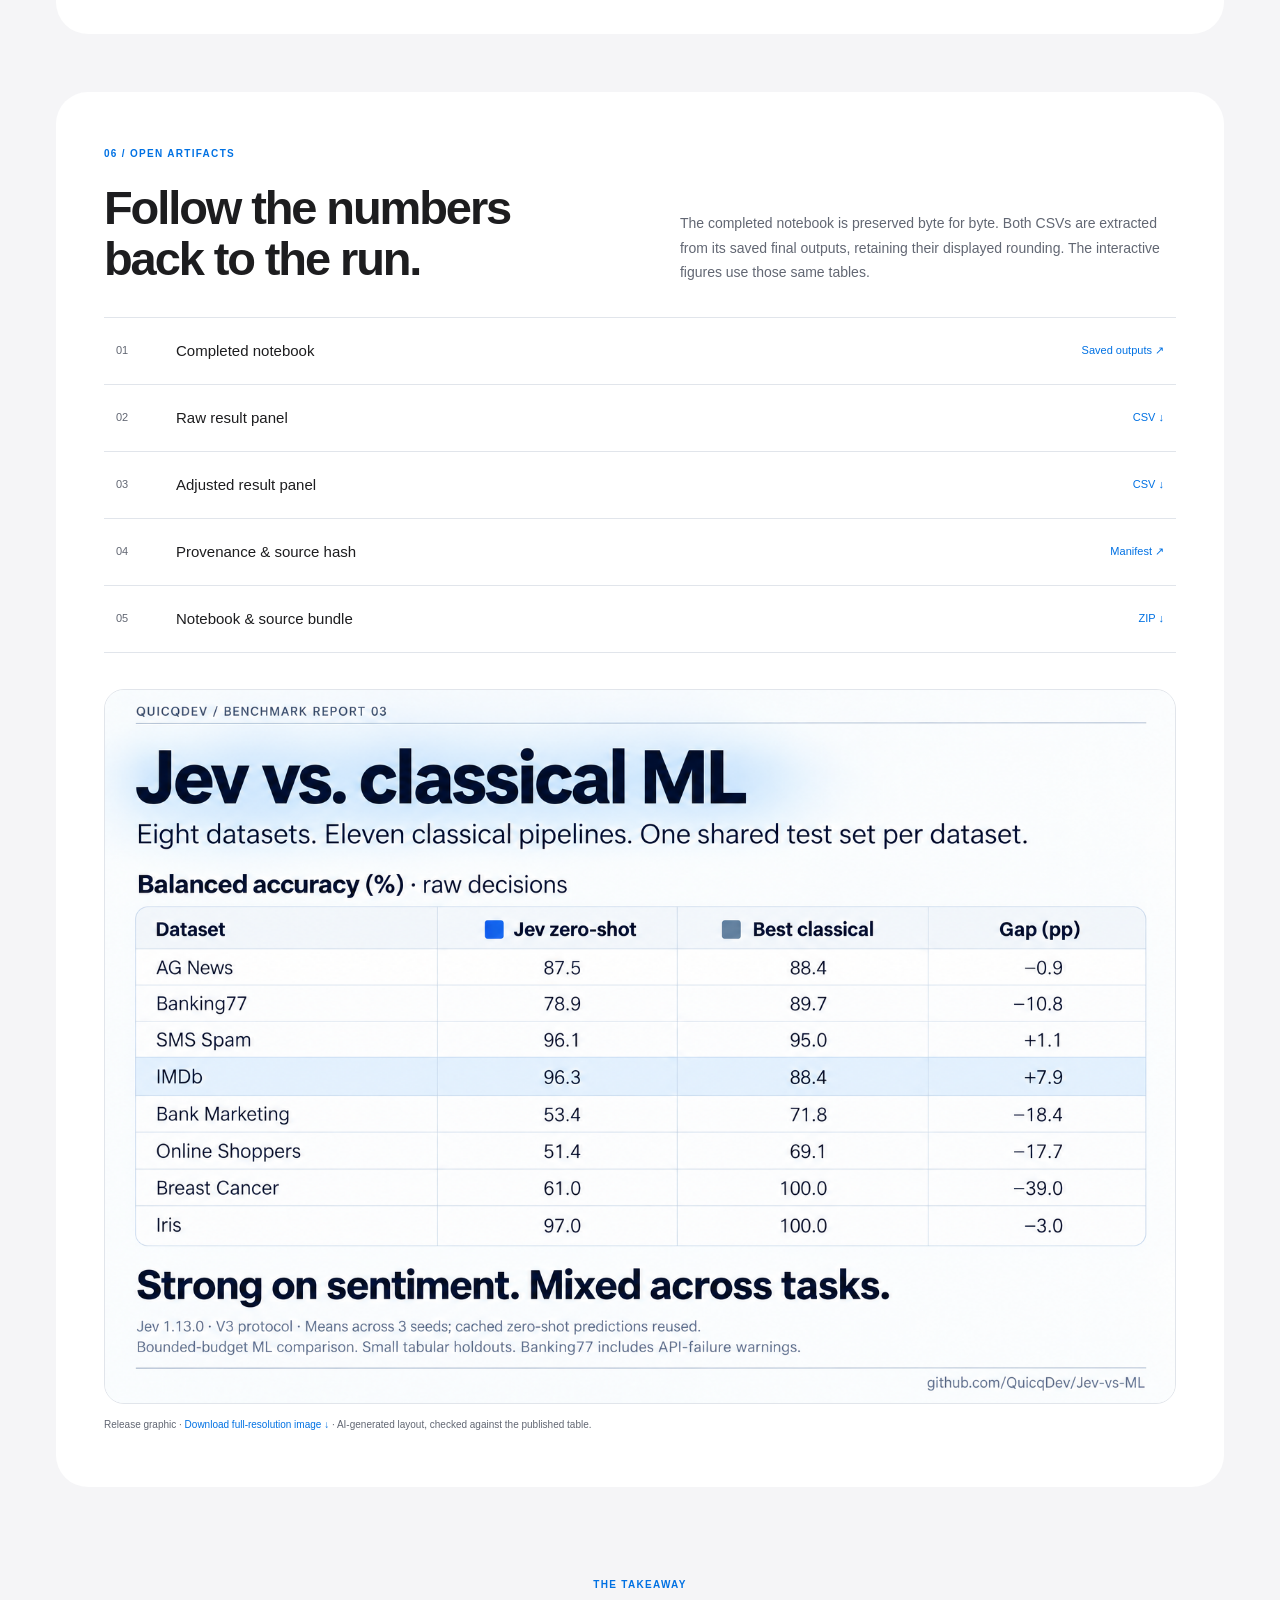
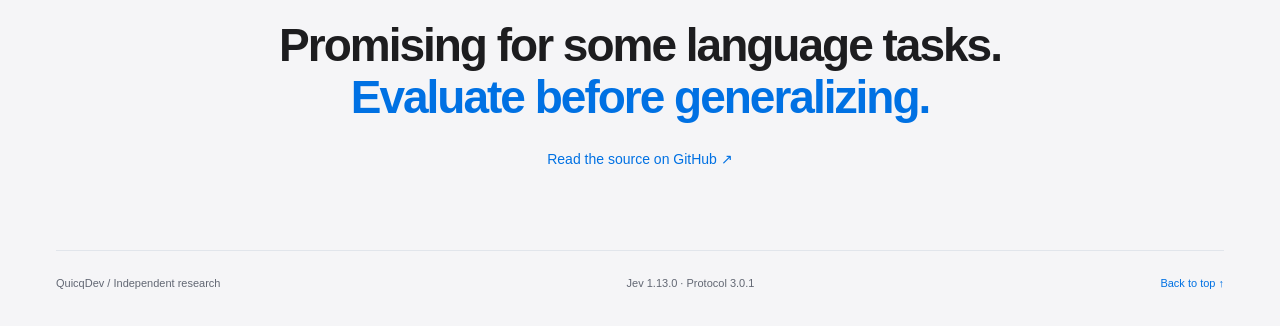
<file: docs/report.template.html>
<!doctype html>
<html lang="en">
<head>
<meta charset="utf-8"><meta name="viewport" content="width=device-width, initial-scale=1">
<title>Jev vs. classical ML — An eight-dataset benchmark</title>
<meta name="description" content="An independent comparison of Jev 1.13.0 and 11 classical classification pipelines. Explore the completed V3 results, methodology, and limitations.">
<meta property="og:title" content="Jev vs. classical ML"><meta property="og:description" content="Strong on sentiment. Mixed across tasks. An independent eight-dataset benchmark."><meta property="og:type" content="article"><meta property="og:url" content="https://quicqdev.github.io/Jev-vs-ML/"><meta property="og:image" content="https://quicqdev.github.io/Jev-vs-ML/assets/benchmark-release-blue.png"><meta name="twitter:card" content="summary_large_image">
<meta name="theme-color" content="#f5f5f7"><link rel="canonical" href="https://quicqdev.github.io/Jev-vs-ML/">
<link rel="icon" href="assets/favicon.svg" type="image/svg+xml"><link rel="stylesheet" href="assets/report.css">
<script defer src="assets/data.js"></script><script defer src="assets/report.js"></script>
</head>
<body>
<a class="skip" href="#full-results">Skip to results</a>
<header class="masthead"><a class="wordmark" href="#">QuicqDev <span>Research notes</span></a><nav aria-label="Main"><a href="#full-results">Results</a><a href="#analysis">Analysis</a><a href="#method">Method</a><a href="https://github.com/QuicqDev/Jev-vs-ML">GitHub ↗</a></nav></header>
<main>
<section class="hero" aria-labelledby="title"><div class="eyebrow"><span class="dot"></span> Independent benchmark <span class="issue">Report 03 / September 2026</span></div>
<h1 id="title">Jev vs.<br><em>classical ML.</em></h1>
<div class="hero-bottom"><p class="dek">Strong on sentiment. <br>Mixed across tasks.</p><div class="intro"><p>We compared Jev 1.13.0 with eleven classical classification pipelines across eight datasets. Its largest advantage was on IMDb. Across the rest of the suite, the picture was more nuanced.</p><a class="text-link" href="#full-results">Explore the evidence <span>↓</span></a></div></div>
<div class="facts"><div><strong>08</strong><span>datasets</span></div><div><strong>11</strong><span>classical pipelines</span></div><div><strong>03</strong><span>training seeds</span></div><div><strong>01</strong><span>shared test set per dataset</span></div></div>
<p class="margin-note">Protocol 3.0.1 · Bounded-budget comparison · Balanced accuracy · Not affiliated with OpenAI or Anthropic</p></section>
<section id="full-results" class="section"><div class="section-label">01 / Inspect the full comparison</div><div class="section-heading"><h2>Every model.<br>Both decision rules.</h2><p>Switch between raw and threshold-adjusted decisions. Jev’s columns appear first. Each cell shows mean ± sample standard deviation across three training seeds on the same test cases. Bold blue cells mark the best displayed mean in each row, including ties.</p></div>
<div class="controls"><fieldset><legend>Decision rule</legend><div class="segmented"><label><input type="radio" name="panel" value="raw" checked><span>Raw decisions</span></label><label><input type="radio" name="panel" value="adjusted"><span>Threshold-adjusted</span></label></div></fieldset><label class="filter">Dataset type<select id="dataset-filter"><option value="all">All eight datasets</option><option value="text">Text classification</option><option value="tabular">Tabular classification</option></select></label></div>
<p id="panel-note" class="context" aria-live="polite">Raw: default decision rules after classical model selection. Jev zero-shot uses no task examples or policy threshold fitting.</p>
<div class="table-toolbar"><span id="table-panel">Raw decisions · 14 model columns</span><a id="csv-download" href="data/raw_balanced_accuracy.csv" download>Download this panel ↓</a></div>
<div class="table-scroll" role="region" aria-label="Full benchmark scores; scroll horizontally" tabindex="0"><table id="full-table">__TABLE__</table></div><p class="figure-note">Scroll horizontally to inspect all columns. Sample SD is not a confidence interval. Zero SD on cached zero-shot predictions is not independent evidence of repeatability.</p>
</section>
<section id="results" class="section"><div class="section-label">02 / Compare the results</div><div class="section-heading"><h2>A different story<br>for each task.</h2><p>Compare Jev with the highest-scoring classical pipeline on each dataset. The controls in the full table above also update this chart. Compare raw decisions with binary thresholds learned from separate labeled data.</p></div>
<div class="legend"><span><i class="zero"></i>Jev zero-shot prompts</span><span><i class="few"></i>Jev few-shot prompts</span><span><i class="classic"></i>Best classical pipeline</span></div>
<div class="chart-shell"><div class="chart-head"><span>Balanced accuracy (%)</span><span>Higher is better</span></div><div id="comparison-chart">__CHART__</div></div>
<p class="figure-note">Figure 1. Mean balanced accuracy, with a common 0–100% scale. Values are rounded to one decimal. The classical comparator is the highest test mean among the eleven pipelines in that panel, selected retrospectively. It is not a deployment selection rule. <a href="#limits">Read uncertainty notes ↓</a></p>
<div class="takeaway"><span>Reading the result</span><p id="result-takeaway" aria-live="polite">Raw zero-shot Jev leads the best classical mean on IMDb and SMS Spam. The largest lead is IMDb: +7.9 percentage points. These are descriptive differences, not statistical-significance claims.</p></div>
<noscript><p class="context">The raw chart and complete raw table are available without JavaScript. Enable JavaScript to switch panels, or download the adjusted CSV below.</p></noscript>
</section>
<section id="analysis" class="section"><div class="section-label">03 / What changes the interpretation</div><h2>The headline is only<br>part of the result.</h2>
<div class="analysis-grid"><article><div class="article-number">A</div><h3>Sentiment is the standout.</h3><p>On IMDb, raw zero-shot Jev reaches <strong>96.3%</strong>, compared with <strong>88.4%</strong> for logistic regression. The +7.9-point advantage remains almost unchanged after threshold adjustment: 96.1% versus 88.3%.</p><p>This is the strongest descriptive evidence in Jev’s favor here. The experiment compares a pretrained API model against these classical text pipelines; it does not establish superiority over other language models or stronger modern text representations.</p></article>
<article><div class="article-number">B</div><h3>Thresholds change the SMS story.</h3><p>With raw decisions, Jev zero-shot leads Naive Bayes <strong>96.1% to 95.0%</strong>. After policy threshold selection, the comparison becomes <strong>95.9% to 96.3%</strong>.</p><p>The apparent lead becomes a small deficit. A model’s default decision rule and its ability to separate classes are not the same question. Publish both panels; the adjusted Jev result uses labeled policy data.</p></article>
<article><div class="article-number">C</div><h3>Business tabular tasks remain difficult.</h3><p>On Bank Marketing, adjusted zero-shot-prompt Jev reaches <strong>59.7%</strong>, against the voting ensemble’s <strong>73.3%</strong>. On Online Shoppers, even adjusted few-shot Jev reaches only <strong>53.6%</strong>, against <strong>71.2%</strong>.</p><p>Threshold adjustment does not close these gaps. For context, a constant-class prediction scores 50% balanced accuracy on these binary tasks. This is evidence of weak performance on these particular datasets, not a claim about every tabular task.</p></article>
<article><div class="article-number">D</div><h3>Examples help selectively.</h3><p>One example per class lifts raw Breast Cancer performance from <strong>61.0% to 88.8%</strong>, and Banking77 from <strong>78.9% to 81.9%</strong>. But it lowers mean performance on AG News, SMS Spam, IMDb, and Iris.</p><p>Breast Cancer also improves to <strong>88.4%</strong> using zero-shot prompts with a learned threshold alone. Its raw 61.0% score therefore does not tell the whole story. The holdout is small, and none of these Jev variants reaches the strongest classical result.</p></article></div>
<div class="editorial-note"><span>One metric, carefully read</span><p>Balanced accuracy is the average recall across classes. It gives each class equal weight, even when most examples belong to one class. For 77-class Banking77, the constant-class baseline is about 1.3%; for a binary task it is 50%. These are different problems, so we avoid collapsing this suite into one overall score.</p></div>
</section>
<section id="method" class="section"><div class="section-label">04 / Experimental design</div><div class="section-heading"><h2>One holdout.<br>Separate decisions.</h2><p>The protocol separates model selection from decision-threshold selection. All models are evaluated on the same test cases for a dataset. The test set stays fixed across training seeds.</p></div>
<div class="method-flow"><div><span>01 / Learn</span><h3>Training</h3><p>Up to 8,000 rows. Classical models fit here; Jev’s few-shot examples are drawn from here.</p></div><div><span>02 / Select</span><h3>Validation</h3><p>Up to 1,000 rows. Four candidate configurations per classical family are compared.</p></div><div><span>03 / Adjust</span><h3>Policy</h3><p>Up to 500 labeled rows. Binary thresholds are selected independently of the test set.</p></div><div><span>04 / Evaluate</span><h3>Test</h3><p>One fixed holdout per dataset, shared by models and seeds. Small datasets retain fewer rows.</p></div></div>
<div class="method-details"><div><h3>The classical side</h3><p>Logistic regression, SVM, decision tree, random forest, extra trees, k-NN, Naive Bayes, histogram gradient boosting, XGBoost, CatBoost, and a voting ensemble. A majority baseline is also reported.</p><p>The V3 speed preset caps trees at 150 and histogram iterations at 60. Text vocabulary and representation budgets are limited. CPU and GPU implementations are explicitly mixed; backend changes are not claimed to be numerically equivalent.</p></div><div><h3>The Jev side</h3><p>The requested model is <code>jev-1.13.0</code>. Zero-shot prompts provide task and class descriptions; few-shot prompts add one labeled training example per class. Tabular rows are passed as structured feature values.</p><p>Successful identical API requests are cached. Exhausted request failures count as incorrect predictions. Binary adjusted results use labeled policy data, even when their prompts contain no examples.</p></div></div>
<div class="small-table"><table><caption>Held-out test sizes</caption><thead><tr><th scope="col">Datasets</th><th scope="col">Test rows</th><th scope="col">Classes</th></tr></thead><tbody><tr><th scope="row">AG News</th><td>1,000</td><td>4</td></tr><tr><th scope="row">Banking77</th><td>1,500</td><td>77</td></tr><tr><th scope="row">SMS Spam, IMDb, Bank Marketing, Online Shoppers</th><td>1,000 each</td><td>2 each</td></tr><tr><th scope="row">Breast Cancer</th><td>114</td><td>2</td></tr><tr><th scope="row">Iris</th><td>30</td><td>3</td></tr></tbody></table></div>
<p class="figure-note">Training seeds: 2027, 2028, 2029. Holdout seed: 20260920. Kaggle configuration: two T4 GPUs. Source and protocol are frozen inside the completed notebook. <a href="https://github.com/QuicqDev/Jev-vs-ML/blob/main/docs/protocols/BENCHMARK_V3.md">Read the full protocol ↗</a></p>
</section>
<section id="limits" class="section limitations"><div class="section-label">05 / Scope of the evidence</div><h2>What this release<br>can’t establish.</h2><div class="limits-grid"><article><h3>Statistical significance</h3><p>The displayed ± values measure variation across training seeds. They are not confidence intervals. Paired bootstrap intervals were computed by the reporting code, but their output was not supplied with the notebook. We make no significance claims from these tables.</p></article><article><h3>Independent zero-shot repetitions</h3><p>Identical successful requests are reused from cache across seeds. The three zero-shot rows therefore do not represent three independent API replications. Policy splits can still produce different adjusted thresholds.</p></article><article><h3>Pure model quality on Banking77</h3><p>The saved Jev run includes warnings about predictions outside the true label set. The adapter uses −1 for failed requests and counts them as incorrect. Without the run diagnostics, we cannot quantify how much of the score reflects API failures.</p></article><article><h3>Generalization from tiny holdouts</h3><p>Iris has only 30 test cases and Breast Cancer has 114. Perfect classical scores on these samples do not imply perfect performance on new data. Public-dataset pretraining exposure is neither established nor ruled out.</p></article><article><h3>Best possible ML performance</h3><p>Four candidates and restricted feature, training, and tree budgets are practical constraints. This suite does not cover all classical tuning strategies, pretrained embedding pipelines, fine-tuned transformers, or other language-model APIs.</p></article><article><h3>Latency, cost, or full reproducibility</h3><p>V3 latency summaries and the full Kaggle results archive are unavailable here. The run records 38,922 request attempts; its approximately $4.19 input-cost estimate is not an invoice. Exact snapshots, per-example predictions, and diagnostics are not included.</p></article></div></section>
<section id="artifacts" class="section"><div class="section-label">06 / Open artifacts</div><div class="section-heading"><h2>Follow the numbers<br>back to the run.</h2><p>The completed notebook is preserved byte for byte. Both CSVs are extracted from its saved final outputs, retaining their displayed rounding. The interactive figures use those same tables.</p></div>
<div class="artifact-links"><a href="https://github.com/QuicqDev/Jev-vs-ML/blob/main/notebooks/jev_benchmark_v3.ipynb"><span>01</span><strong>Completed notebook</strong><span>Saved outputs ↗</span></a><a href="data/raw_balanced_accuracy.csv" download><span>02</span><strong>Raw result panel</strong><span>CSV ↓</span></a><a href="data/adjusted_balanced_accuracy.csv" download><span>03</span><strong>Adjusted result panel</strong><span>CSV ↓</span></a><a href="https://github.com/QuicqDev/Jev-vs-ML/blob/main/published_results/manifest.json"><span>04</span><strong>Provenance & source hash</strong><span>Manifest ↗</span></a><a href="https://github.com/QuicqDev/Jev-vs-ML/raw/refs/heads/main/bundles/jev_benchmark_v3_bundle.zip"><span>05</span><strong>Notebook & source bundle</strong><span>ZIP ↓</span></a></div>
<figure class="release-figure"><a href="assets/benchmark-release-blue.png" download><img src="assets/benchmark-release-blue.png" alt="Raw balanced accuracy benchmark graphic for all eight datasets. Jev zero-shot leads on IMDb and SMS Spam; classical pipelines lead on the other six. Exact scores are available in the tables above." loading="lazy" width="1536" height="1024"></a><figcaption>Release graphic · <a href="assets/benchmark-release-blue.png" download>Download full-resolution image ↓</a> · AI-generated layout, checked against the published table.</figcaption></figure>
</section>
<section class="closing"><span class="eyebrow">The takeaway</span><p>Promising for some language tasks.<br><em>Evaluate before generalizing.</em></p><a class="text-link" href="https://github.com/QuicqDev/Jev-vs-ML">Read the source on GitHub ↗</a></section>
</main><footer><span>QuicqDev / Independent research</span><span>Jev 1.13.0 · Protocol 3.0.1</span><a href="#">Back to top ↑</a></footer>
</body></html>
</file>
<file: docs/assets/report.css>
:root{--paper:#f5f5f7;--ink:#1d1d1f;--muted:#626773;--line:#e1e5eb;--accent:#0071e3;--few:#85bfff;--slate:#7c889b;--wash:#f0f5fb}*{box-sizing:border-box}html{scroll-behavior:smooth;scroll-padding-top:95px}body{margin:0;background:var(--paper);color:var(--ink);font:16px/1.6 -apple-system,BlinkMacSystemFont,'Segoe UI',Helvetica,Arial,sans-serif;-webkit-font-smoothing:antialiased}a{color:var(--accent);text-decoration:none}a:hover{text-decoration:underline}input,select{font:inherit}a:focus-visible,input:focus-visible+span,select:focus-visible,[tabindex]:focus-visible{outline:3px solid #0071e3;outline-offset:4px}.skip{position:fixed;top:-90px;left:20px;background:var(--ink);color:white;padding:12px;z-index:50}.skip:focus{top:12px}.masthead{height:76px;position:sticky;top:0;z-index:20;display:flex;align-items:center;justify-content:space-between;padding:0 max(40px,calc((100vw - 1152px)/2));background:rgba(250,252,255,.84);backdrop-filter:blur(24px) saturate(180%);border-bottom:1px solid rgba(210,218,228,.65)}.wordmark{font-size:20px;letter-spacing:-.7px;font-weight:700;color:var(--ink)}.wordmark:hover{text-decoration:none}.wordmark span{font-size:12px;font-weight:400;letter-spacing:0;border-left:1px solid #d4dbe5;padding-left:16px;margin-left:16px;color:var(--muted)}nav{display:flex;align-items:center;gap:28px;font-size:13px}nav a{color:var(--ink)}nav a:last-child{background:var(--accent);color:white;padding:7px 17px;border-radius:22px}main{max-width:1280px;margin:auto;padding:0 56px}.hero{text-align:center;padding:78px 0 0;position:relative;isolation:isolate}.hero:before{content:'';position:absolute;z-index:-1;left:-56px;right:-56px;top:0;height:660px;background:radial-gradient(ellipse at 50% 35%,#d9eaff 0%,#eef5ff 35%,transparent 70%);pointer-events:none}.eyebrow,.section-label{font-size:12px;font-weight:600;letter-spacing:1.3px;text-transform:uppercase}.hero .eyebrow{display:inline-flex;align-items:center;gap:9px;background:rgba(255,255,255,.85);border:1px solid #dbe7f5;border-radius:30px;padding:9px 15px;color:#435975}.dot{height:6px;width:6px;border-radius:50%;background:var(--accent)}.issue{font-size:10px;color:var(--muted);margin-left:12px;padding-left:16px;border-left:1px solid #d5e1ef}h1{font-size:clamp(70px,8vw,108px);line-height:1.01;font-weight:700;letter-spacing:-5.5px;margin:33px 0 28px}h1 em{font-style:normal;background:linear-gradient(120deg,#0050b5 12%,#007aff 62%,#56aaff);color:var(--accent);background-clip:text;-webkit-background-clip:text;-webkit-text-fill-color:transparent}.hero-bottom{max-width:680px;margin:auto}.dek{font-size:27px;line-height:1.35;letter-spacing:-.8px;font-weight:600;margin:0 0 16px}.dek br{display:none}.dek br:after{content:' '}.intro{font-size:17px;color:var(--muted);line-height:1.65;max-width:620px;margin:auto}.intro p{margin:0 0 25px}.text-link{display:inline-flex;align-items:center;gap:15px;font-size:14px;color:var(--accent)}.intro .text-link{background:var(--accent);color:white;padding:12px 24px;border-radius:28px;box-shadow:0 4px 12px #0071e314}.intro .text-link:hover{text-decoration:none;background:#0077ed}.facts{display:grid;grid-template-columns:repeat(4,1fr);background:white;border-radius:25px;margin:52px auto 0;padding:28px 0;box-shadow:0 8px 35px #23395d05;border:1px solid #e8edf4;max-width:1000px}.facts div{padding:0 18px;border-left:1px solid var(--line)}.facts div:first-child{border:0}.facts strong{font-size:40px;line-height:1;font-weight:600;letter-spacing:-2px;display:block;color:#123765}.facts span{font-size:12px;color:var(--muted);display:block;margin-top:11px}.margin-note,.figure-note{color:var(--muted);font-size:12px;line-height:1.65}.margin-note{margin:18px 0 0;font-size:10px}.section{padding:54px 48px;background:#fff;border-radius:32px;margin:58px 0}.section-label{color:var(--accent);margin-bottom:20px;font-size:10px}h2{font-size:47px;letter-spacing:-2.1px;line-height:1.09;font-weight:650;margin:0}.section-heading{display:grid;grid-template-columns:1.05fr 1fr;gap:55px;align-items:end;margin-bottom:32px}.section-heading>p{font-size:14px;color:var(--muted);margin:0;line-height:1.75}.controls{display:flex;justify-content:space-between;align-items:end;gap:20px;margin-top:34px}fieldset{border:0;padding:0;margin:0}legend,.filter{font-size:11px;color:var(--muted)}legend{margin-bottom:8px}.segmented{display:flex;gap:4px;background:#edf0f5;border:1px solid #e9edf3;border-radius:28px;padding:4px}.segmented label{cursor:pointer;position:relative}.segmented input{position:absolute;opacity:0;width:1px;height:1px}.segmented span{display:block;padding:10px 17px;font-size:12px;border-radius:24px;transition:background .18s,color .18s}.segmented input:checked+span{background:var(--accent);color:white;box-shadow:0 2px 7px #0071e322}.filter{display:flex;flex-direction:column;gap:8px}.filter select{background:#f8fafc;color:var(--ink);border:1px solid var(--line);padding:11px 30px 11px 14px;border-radius:12px;font-size:12px}.context{background:#f0f6ff;border:1px solid #e0ecfc;border-radius:14px;padding:14px 17px;font-size:12px;line-height:1.65;color:#355573;margin:19px 0}.legend{display:flex;flex-wrap:wrap;gap:21px;margin:26px 0 20px;font-size:11px}.legend span{display:flex;align-items:center;gap:7px}.legend i{width:9px;height:9px;border-radius:3px}.zero{background:var(--accent)}.few{background:var(--few)}.classic{background:var(--slate)}.chart-shell{border:1px solid var(--line);border-radius:20px;padding:20px 22px}.chart-head{display:flex;justify-content:space-between;color:var(--muted);font-size:10px;margin-bottom:8px}.chart-row{display:grid;grid-template-columns:148px 1fr;gap:20px;border-bottom:1px solid #edf0f4;padding:18px 0}.chart-label{padding-top:7px}.chart-label strong{display:block;font-size:12px;font-weight:600}.chart-label small{font-size:9px;color:var(--muted)}.bars{padding-right:40px;background:repeating-linear-gradient(to right,transparent 0,transparent calc(25% - 1px),#eef1f5 calc(25% - 1px),#eef1f5 25%);background-origin:content-box;background-clip:content-box}.bar-line{height:17px;position:relative;margin:4px 0}.bar{position:absolute;left:0;top:3px;width:var(--value);height:10px;border-radius:0 5px 5px 0}.bar-line .value{position:absolute;left:var(--value);padding-left:7px;font-size:10px;line-height:17px;font-variant-numeric:tabular-nums}.axis{display:flex;justify-content:space-between;margin-left:168px;margin-right:40px;padding-top:9px;font-size:9px;color:var(--muted)}.figure-note{font-size:11px}.takeaway{display:grid;grid-template-columns:145px 1fr;gap:22px;margin-top:23px;padding:20px;background:#f1f6fd;border-radius:17px}.takeaway>span{font-size:11px;color:var(--accent);font-weight:600;padding-top:2px}.takeaway p{font-size:13px;margin:0;color:#33465d}.analysis-grid{display:grid;grid-template-columns:1fr 1fr;gap:20px;margin-top:34px}.analysis-grid article{background:#f7f9fc;border:1px solid #edf1f6;border-radius:23px;padding:26px 28px}.article-number{display:flex;align-items:center;justify-content:center;background:#e4efff;border-radius:12px;width:34px;height:34px;color:var(--accent);font-weight:600;font-size:13px}h3{font-size:19px;letter-spacing:-.45px;line-height:1.35;font-weight:600;margin:17px 0 13px}.analysis-grid p,.method-details p,.limits-grid p{font-size:13px;color:var(--muted);line-height:1.8;margin:12px 0}.analysis-grid strong{font-weight:600;color:var(--ink)}.editorial-note{display:grid;grid-template-columns:1fr 2fr;gap:35px;margin-top:24px;padding:28px;background:#eaf3ff;border-radius:22px}.editorial-note span{font-size:23px;font-weight:600;line-height:1.3;letter-spacing:-.7px;color:#164d88}.editorial-note p{font-size:13px;color:#355573;margin:0;line-height:1.8}.table-toolbar{display:flex;justify-content:space-between;gap:20px;padding:15px 0;font-size:11px;color:var(--muted)}.table-scroll{overflow:auto;max-height:660px;border:1px solid var(--line);border-radius:17px}table{width:100%;border-collapse:separate;border-spacing:0;font-size:11px;line-height:1.5;font-variant-numeric:tabular-nums;text-align:left}th,td{padding:15px 13px;border-bottom:1px solid #e9edf2}#full-table th,#full-table td{min-width:124px;white-space:nowrap}#full-table thead th{background:#edf2f9;position:sticky;top:0;z-index:2;font-weight:600;white-space:normal;font-size:10px}#full-table tr>:first-child{position:sticky;left:0;background:white;min-width:140px;z-index:1}#full-table thead tr>:first-child{z-index:3;background:#edf2f9}#full-table td.best{font-weight:700;color:#005bb8;text-decoration:underline;text-underline-offset:4px}.method-flow{display:grid;grid-template-columns:repeat(4,1fr);gap:12px;margin:30px 0}.method-flow>div{padding:21px 17px;background:#f4f7fb;border-radius:19px}.method-flow span{font-size:10px;letter-spacing:.6px;color:var(--accent);font-weight:600}.method-flow h3{font-size:18px}.method-flow p{font-size:11px;color:var(--muted);line-height:1.75}.method-details{display:grid;grid-template-columns:1fr 1fr;gap:42px}.small-table{margin-top:23px}.small-table caption{text-align:left;font-size:12px;padding:12px 0;font-weight:600}.small-table th{font-weight:500}.small-table thead{background:#edf2f9}.small-table thead th:first-child{border-radius:12px 0 0 0}.small-table thead th:last-child{border-radius:0 12px 0 0}.limits-grid{display:grid;grid-template-columns:repeat(3,1fr);gap:18px;margin-top:30px}.limits-grid article{background:#f7f8fa;border-radius:19px;padding:20px}.limits-grid h3{font-size:15px;margin-top:3px}.limits-grid p{font-size:12px;margin-bottom:0}code{font-size:.9em;background:#edf2f9;padding:3px 6px;border-radius:5px}.artifact-links{border-top:1px solid var(--line)}.artifact-links a{display:grid;grid-template-columns:40px 1fr auto;align-items:center;gap:20px;padding:21px 12px;border-bottom:1px solid var(--line);color:var(--ink);transition:background .2s}.artifact-links a:hover{background:#f3f8ff;text-decoration:none}.artifact-links strong{font-size:15px;font-weight:500}.artifact-links span{font-size:11px;color:var(--muted)}.artifact-links a>span:last-child{color:var(--accent)}.release-figure{margin:36px 0 0}.release-figure img{display:block;width:100%;height:auto;border-radius:20px;border:1px solid var(--line)}figcaption{font-size:10px;color:var(--muted);margin-top:13px}.closing{text-align:center;padding:25px 0 78px}.closing .eyebrow{color:var(--accent);font-size:10px}.closing p{font-size:46px;letter-spacing:-2px;line-height:1.14;font-weight:650;margin:23px 0}.closing em{font-style:normal;color:var(--accent)}footer{max-width:1168px;margin:auto;display:flex;justify-content:space-between;gap:20px;border-top:1px solid var(--line);padding:24px 0 34px;font-size:11px;color:var(--muted)}.sr-only{position:absolute;width:1px;height:1px;padding:0;margin:-1px;overflow:hidden;clip:rect(0,0,0,0);white-space:nowrap;border:0}@media(min-width:1500px){main{max-width:1360px}}@media(max-width:1000px){main{padding:0 30px}.section{padding:40px 30px}.section-heading{gap:30px}h2{font-size:40px}.limits-grid{grid-template-columns:1fr 1fr}.wordmark span{display:none}.hero:before{left:-30px;right:-30px}.analysis-grid article{padding:23px}.method-flow{grid-template-columns:1fr 1fr}footer{margin:0 30px}.chart-row{grid-template-columns:125px 1fr;gap:16px}.axis{margin-left:141px}}@media(max-width:600px){html{scroll-padding-top:85px}.masthead{padding:0 21px;height:64px}.wordmark{font-size:19px}nav{gap:18px;font-size:11px}nav a:nth-child(2),nav a:nth-child(3){display:none}nav a:last-child{padding:6px 13px}main{padding:0 16px}.hero{padding-top:46px}.hero:before{left:-16px;right:-16px;height:560px}.hero .eyebrow{font-size:9px;letter-spacing:.8px;padding:7px 11px}.issue{display:none}h1{font-size:clamp(52px,13vw,77px);letter-spacing:-3px;margin:27px 0 22px;line-height:1.06}.dek{font-size:21px;letter-spacing:-.6px;margin-bottom:14px}.dek br{display:block}.intro{font-size:14px;padding:0 13px;line-height:1.7}.intro .text-link{font-size:13px;padding:11px 23px}.facts{grid-template-columns:1fr 1fr;margin-top:34px;padding:9px 0;border-radius:23px}.facts div{padding:16px 10px}.facts div:nth-child(3){border:0}.facts strong{font-size:34px}.facts span{font-size:10px;margin-top:8px}.margin-note{font-size:9px;margin:15px 8px 0}.section{margin:32px 0;padding:30px 20px;border-radius:26px}.section-label{font-size:9px;margin-bottom:18px}h2{font-size:35px;letter-spacing:-1.5px}.section-heading{grid-template-columns:1fr;gap:20px;margin-bottom:23px}.section-heading>p{font-size:13px}.controls{flex-direction:column;align-items:stretch;gap:14px;margin-top:24px}.segmented{display:flex;justify-content:center}.segmented label{flex:1;text-align:center}.segmented span{padding:10px 7px;font-size:11px}.filter select{width:100%;font-size:12px}.context{padding:12px;font-size:10px;border-radius:12px}.legend{font-size:9px;gap:10px 13px;margin:20px 0 16px}.legend span{gap:5px}.chart-shell{padding:14px 10px;border-radius:16px;margin:0 -5px}.chart-head{font-size:9px}.chart-row{grid-template-columns:86px 1fr;gap:8px;padding:15px 0}.chart-label strong{font-size:10px;line-height:1.4}.chart-label small{font-size:8px;display:block;margin-top:4px}.bars{padding-right:30px}.bar-line .value{font-size:9px;padding-left:4px}.axis{margin-left:94px;margin-right:30px;font-size:8px}.takeaway{grid-template-columns:1fr;gap:8px;padding:16px}.takeaway p{font-size:12px}.figure-note{font-size:10px}.analysis-grid,.method-details,.limits-grid{grid-template-columns:1fr;gap:16px}.analysis-grid article{padding:23px}.analysis-grid p,.method-details p{font-size:13px}.editorial-note{grid-template-columns:1fr;gap:14px;padding:22px}.editorial-note span{font-size:22px}.table-toolbar{font-size:9px;gap:12px}.method-flow{gap:10px}.method-flow>div{padding:18px 13px;border-radius:16px}.method-flow h3{font-size:16px}.method-flow p{font-size:10px}.small-table table{font-size:10px}.small-table th,.small-table td{padding:11px 8px}.limits-grid article{padding:21px}.artifact-links a{grid-template-columns:20px 1fr auto;gap:8px;padding:19px 0}.artifact-links strong{font-size:12px}.artifact-links span{font-size:9px}.release-figure img{border-radius:12px}.closing{padding:20px 8px 45px}.closing p{font-size:31px;letter-spacing:-1.2px}.closing .text-link{font-size:13px}footer{margin:0 22px;flex-wrap:wrap;font-size:10px;padding-bottom:25px}}@media(prefers-reduced-motion:reduce){html{scroll-behavior:auto}*{transition:none!important}}@media print{.masthead{position:static}.masthead nav,.controls{display:none}.section{break-inside:avoid;margin:20px 0;padding:20px}.table-scroll{overflow:visible;max-height:none}.release-figure{display:none}body{background:white}}
#full-table td.best{background:#dcecff;color:#004eac;text-decoration:none;font-weight:750}#full-table td.best strong{font-weight:750}

/* Let the full comparison use the screen while prose retains its reading width. */
@media screen and (min-width:1440px){
  #full-results{width:calc(100vw - 64px);position:relative;left:50%;transform:translateX(-50%);padding:48px 32px}
}
@media screen and (min-width:1800px){
  #full-table{table-layout:fixed;font-size:12px}
  #full-table th,#full-table td{min-width:0;padding:16px 10px}
  #full-table thead th{font-size:11px}
  #full-table tr>:first-child{min-width:0;width:135px}
}
</file>
